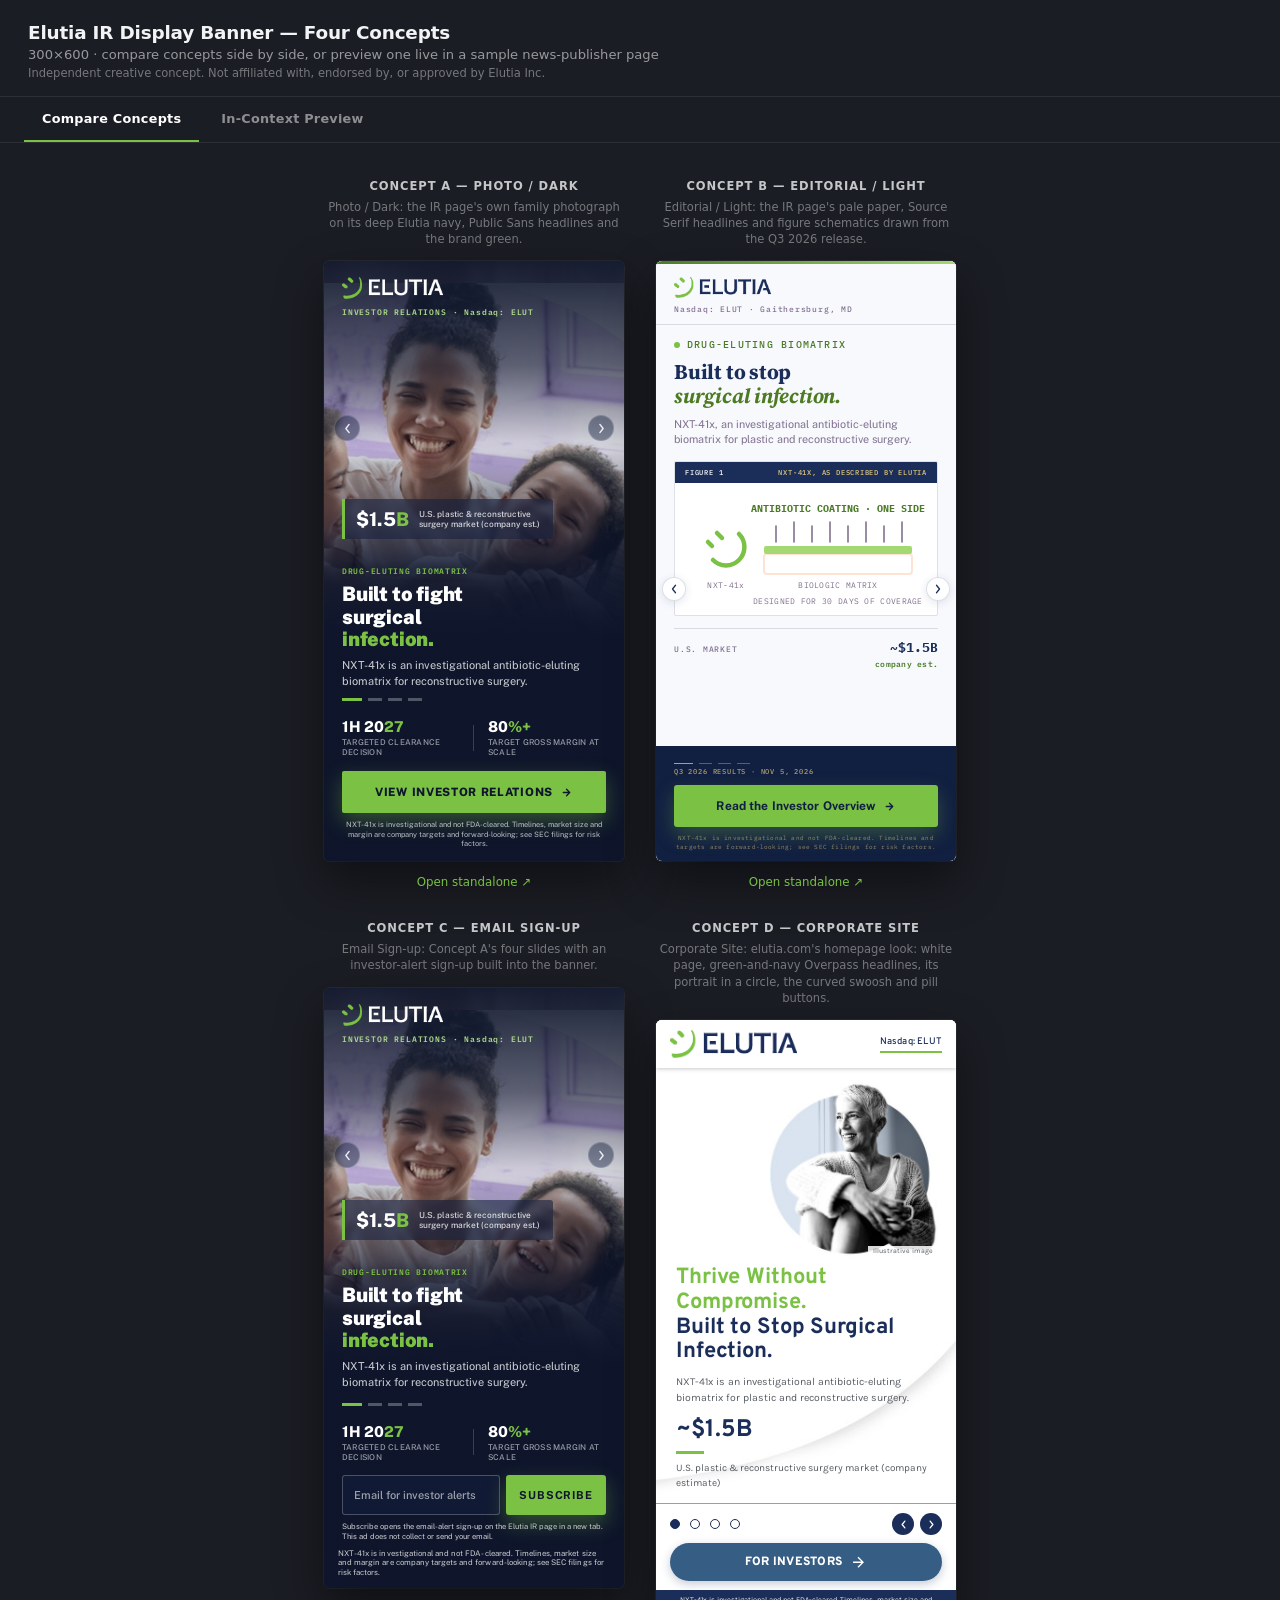
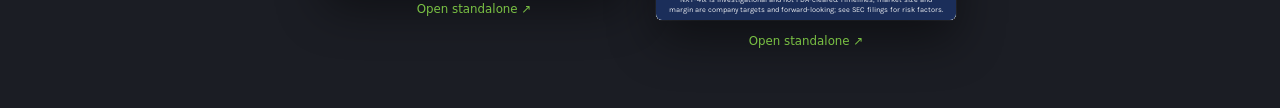
<file: index.html>
<!DOCTYPE html>
<html lang="en">
<head>
<meta name="robots" content="noindex,nofollow">
<meta charset="UTF-8">
<meta name="viewport" content="width=device-width,initial-scale=1">
<meta name="ir-banner-company" content="Elutia Inc.">
<link rel="icon" href="data:,">
<title>Elutia IR Banner — Concept Comparison</title>
<style>
  :root { --ui-accent:#7ac144; }
  * { margin:0; padding:0; box-sizing:border-box; }
  html, body {
    height:100%;
    background:#1b1d24;
    font-family:-apple-system, BlinkMacSystemFont, 'Segoe UI', system-ui, sans-serif;
    color:#f2f3f5;
  }
  header {
    padding:22px 28px 16px;
    border-bottom:1px solid rgba(255,255,255,0.08);
  }
  header h1 { font-size:1.15rem; font-weight:700; letter-spacing:-0.01em; }
  header p { margin-top:4px; font-size:0.82rem; color:rgba(255,255,255,0.55); }
  header p.pitch-note { font-size:0.72rem; color:rgba(255,255,255,0.4); }

  /* ---- tabs ---- */
  .tabs {
    display:flex;
    gap:4px;
    padding:0 24px;
    border-bottom:1px solid rgba(255,255,255,0.08);
  }
  .tab-btn {
    background:none;
    border:0;
    font-family:inherit;
    color:rgba(255,255,255,0.5);
    font-size:0.8rem;
    font-weight:700;
    letter-spacing:0.02em;
    padding:14px 18px;
    cursor:pointer;
    border-bottom:2px solid transparent;
    transition:color 0.15s ease;
  }
  .tab-btn:hover { color:rgba(255,255,255,0.8); }
  .tab-btn.active { color:#fff; border-bottom-color:var(--ui-accent); }
  .tab-panel { display:none; }
  .tab-panel.active { display:block; }

  main {
    display:flex;
    flex-wrap:wrap;
    gap:32px;
    justify-content:center;
    padding:36px 24px 60px;
  }
  /* four 300px frames need about 1344px of width; below that, wrap 2 + 2 rather than 3 + 1 */
  @media (max-width:1343px) { main { max-width:700px; margin:0 auto; } }
  .col { display:flex; flex-direction:column; align-items:center; gap:14px; }
  .col h2 {
    font-size:0.72rem;
    font-weight:700;
    letter-spacing:0.08em;
    text-transform:uppercase;
    color:rgba(255,255,255,0.75);
  }
  .col .tag {
    max-width:300px;
    min-height:2.8em;
    font-size:0.72rem;
    line-height:1.4;
    text-align:center;
    color:rgba(255,255,255,0.4);
    margin-top:-8px;
  }
  .frame-wrap {
    width:300px;
    height:600px;
    border-radius:6px;
    overflow:hidden;
    box-shadow:0 20px 48px rgba(0,0,0,0.45), 0 0 0 1px rgba(255,255,255,0.06);
    background:#000;
  }
  iframe { width:300px; height:600px; border:0; display:block; }
  .col a {
    font-size:0.74rem;
    color:var(--ui-accent);
    text-decoration:none;
  }
  .col a:hover { text-decoration:underline; }

  /* ---- in-context preview panel ---- */
  .preview-intro {
    text-align:center;
    padding:28px 24px 0;
  }
  .preview-intro p {
    font-size:0.82rem;
    color:rgba(255,255,255,0.55);
    max-width:560px;
    margin:0 auto;
  }
  .concept-switch {
    display:flex;
    flex-wrap:wrap;
    gap:10px;
    justify-content:center;
    padding:18px 24px 0;
  }
  .concept-btn {
    background:rgba(255,255,255,0.06);
    border:1px solid rgba(255,255,255,0.14);
    color:rgba(255,255,255,0.65);
    font-family:inherit;
    font-size:0.76rem;
    font-weight:700;
    letter-spacing:0.02em;
    padding:9px 16px;
    border-radius:20px;
    cursor:pointer;
    transition:all 0.15s ease;
  }
  .concept-btn:hover { border-color:rgba(255,255,255,0.3); }
  .concept-btn.active { background:var(--ui-accent); border-color:var(--ui-accent); color:#0c1015; }

  .preview-wrap {
    max-width:1180px;
    margin:24px auto 12px;
    padding:0 24px;
  }
  .preview-frame-outer {
    border-radius:6px;
    overflow:hidden;
    box-shadow:0 20px 48px rgba(0,0,0,0.45), 0 0 0 1px rgba(255,255,255,0.06);
  }
  #preview-iframe {
    width:100%;
    height:950px;
    border:0;
    display:block;
    background:#fff;
  }
  .preview-footer {
    text-align:center;
    padding:14px 24px 60px;
  }
  .preview-footer a {
    font-size:0.74rem;
    color:var(--ui-accent);
    text-decoration:none;
  }
  .preview-footer a:hover { text-decoration:underline; }
</style>
</head>
<body>

<header>
  <h1>Elutia IR Display Banner — Four Concepts</h1>
  <p>300×600 · compare concepts side by side, or preview one live in a sample news-publisher page</p>
  <p class="pitch-note">Independent creative concept. Not affiliated with, endorsed by, or approved by Elutia Inc.</p>
</header>

<div class="tabs">
  <button type="button" class="tab-btn active" data-tab="compare">Compare Concepts</button>
  <button type="button" class="tab-btn" data-tab="preview">In-Context Preview</button>
</div>

<section class="tab-panel active" id="tab-compare">
  <main>
    <div class="col">
      <h2>Concept A — Photo / Dark</h2>
      <span class="tag">Photo / Dark: the IR page&#x27;s own family photograph on its deep Elutia navy, Public Sans headlines and the brand green.</span>
      <div class="frame-wrap">
        <iframe src="concept-a-photo/index.html" title="Elutia banner — photo concept"></iframe>
      </div>
      <a href="concept-a-photo/index.html" target="_blank" rel="noopener">Open standalone ↗</a>
    </div>

    <div class="col">
      <h2>Concept B — Editorial / Light</h2>
      <span class="tag">Editorial / Light: the IR page&#x27;s pale paper, Source Serif headlines and figure schematics drawn from the Q3 2026 release.</span>
      <div class="frame-wrap">
        <iframe src="concept-b-editorial/index.html" title="Elutia banner — editorial concept"></iframe>
      </div>
      <a href="concept-b-editorial/index.html" target="_blank" rel="noopener">Open standalone ↗</a>
    </div>

    <div class="col">
      <h2>Concept C — Email Sign-up</h2>
      <span class="tag">Email Sign-up: Concept A&#x27;s four slides with an investor-alert sign-up built into the banner.</span>
      <div class="frame-wrap">
        <iframe src="concept-c-dashboard/index.html" title="Elutia banner — email sign-up concept"></iframe>
      </div>
      <a href="concept-c-dashboard/index.html" target="_blank" rel="noopener">Open standalone ↗</a>
    </div>

    <div class="col">
      <h2>Concept D — Corporate Site</h2>
      <span class="tag">Corporate Site: elutia.com&#x27;s homepage look: white page, green-and-navy Overpass headlines, its portrait in a circle, the curved swoosh and pill buttons.</span>
      <div class="frame-wrap">
        <iframe src="concept-d-corporate/index.html" title="Elutia banner — corporate-site concept"></iframe>
      </div>
      <a href="concept-d-corporate/index.html" target="_blank" rel="noopener">Open standalone ↗</a>
    </div>
  </main>
</section>

<section class="tab-panel" id="tab-preview">
  <div class="preview-intro">
    <p>A sample news-publisher article page with the banner dropped into the right-rail ad slot — the way it would actually sit alongside real editorial content. Switch concepts below.</p>
  </div>

  <div class="concept-switch">
    <button type="button" class="concept-btn active" data-concept="a">Concept A — Photo</button>
    <button type="button" class="concept-btn" data-concept="b">Concept B — Editorial</button>
    <button type="button" class="concept-btn" data-concept="c">Concept C — Email Sign-up</button>
    <button type="button" class="concept-btn" data-concept="d">Concept D — Corporate Site</button>
  </div>

  <div class="preview-wrap">
    <div class="preview-frame-outer">
      <iframe id="preview-iframe" src="context-preview/news.html?concept=a" title="Elutia banner — in-context publisher preview"></iframe>
    </div>
  </div>

  <div class="preview-footer">
    <a id="preview-open-link" href="context-preview/news.html?concept=a" target="_blank" rel="noopener">Open standalone ↗</a>
  </div>
</section>

<script>
  document.querySelectorAll('.tab-btn').forEach(function (btn) {
    btn.addEventListener('click', function () {
      document.querySelectorAll('.tab-btn').forEach(function (b) { b.classList.remove('active') })
      document.querySelectorAll('.tab-panel').forEach(function (p) { p.classList.remove('active') })
      btn.classList.add('active')
      document.getElementById('tab-' + btn.dataset.tab).classList.add('active')
    })
  })

  document.querySelectorAll('.concept-btn').forEach(function (btn) {
    btn.addEventListener('click', function () {
      document.querySelectorAll('.concept-btn').forEach(function (b) { b.classList.remove('active') })
      btn.classList.add('active')
      var url = 'context-preview/news.html?concept=' + btn.dataset.concept
      document.getElementById('preview-iframe').src = url
      document.getElementById('preview-open-link').href = url
    })
  })
</script>

</body>
</html>
</file>
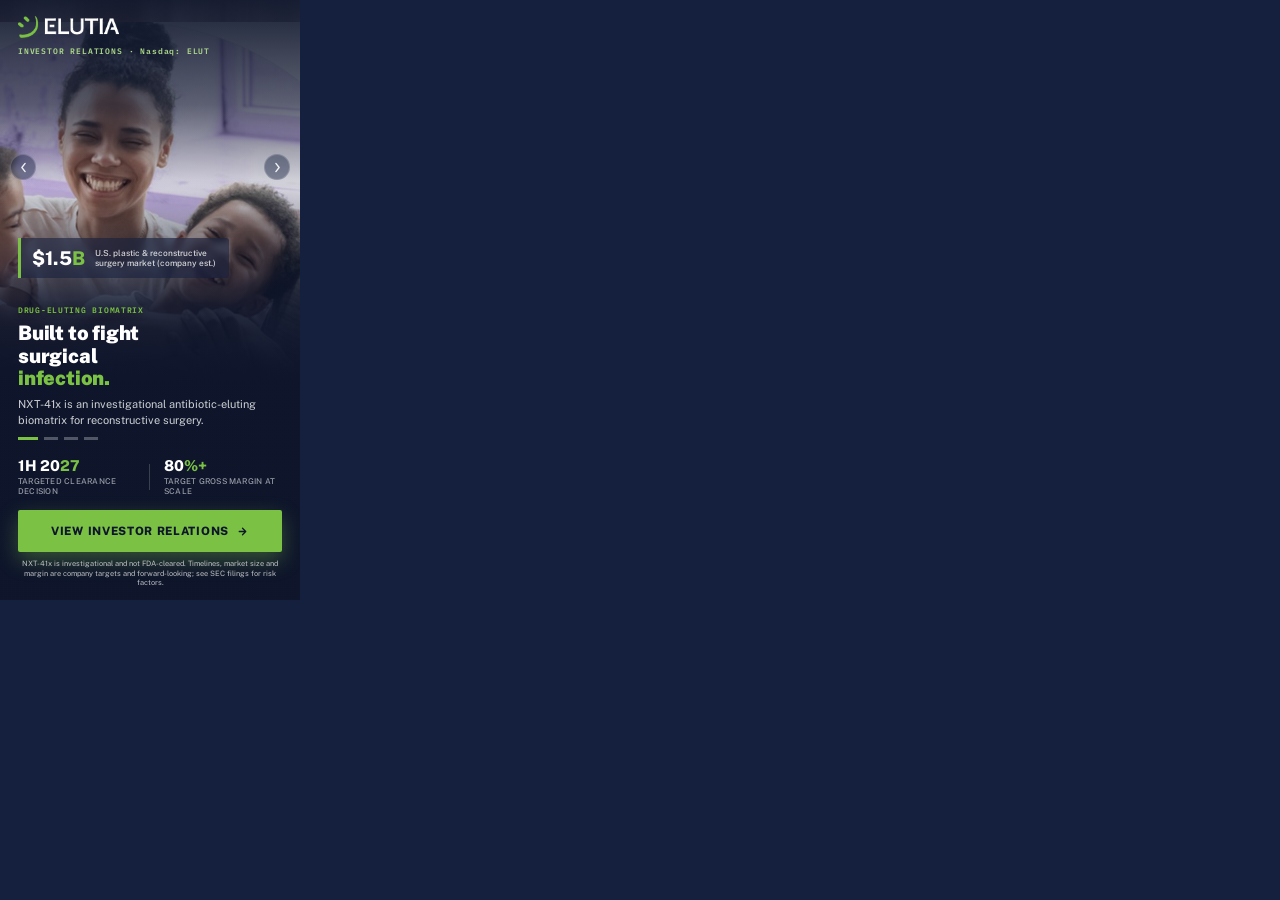
<file: concept-a-photo/index.html>
<!DOCTYPE html>
<html lang="en">
<head>
<meta name="robots" content="noindex,nofollow">
<meta charset="UTF-8">
<meta name="ad.size" content="width=300,height=600">
<meta http-equiv="X-UA-Compatible" content="IE=Edge">
<meta name="viewport" content="width=300,initial-scale=1">
<link rel="icon" href="data:,">
<title>Elutia Inc. — Investor Relations</title>
<link rel="preconnect" href="https://fonts.googleapis.com">
<link rel="preconnect" href="https://fonts.gstatic.com" crossorigin>
<link href="https://fonts.googleapis.com/css2?family=Public+Sans:wght@500;600;700;800&family=IBM+Plex+Mono:wght@500;600&display=swap" rel="stylesheet">
<link rel="stylesheet" href="style.css">
</head>
<body>

<!--
  Elutia Inc. — IR display banner, 300x600 — Concept A: Photo / Dark.
  Promotes: https://ir-landing-concepts.netlify.app/elutia/
  Full-bleed real photography per slide (Ken Burns zoom + scrims), a
  floating stat chip, persistent logo/ticker chrome, stat row + CTA +
  forward-looking-statements line. Concept C is generated from this file
  (scripts/build_concept_c.py), so re-run that after every edit here.
  Every slide's copy and stat must come from the live IR site.
-->

<div id="banner" aria-label="Elutia Inc. investor relations advertisement">

  <div id="slides">
    <!-- Slide 1 -->
    <section class="slide" data-index="0">
      <img class="slide-bg" src="assets/slide-1.jpg" alt="Illustrative image: a family laughing together at home">
      <div class="slide-scrim-top"></div>
      <div class="slide-scrim-bottom"></div>
      <div class="slide-copy">
        <div class="mid-chip">
          <span class="chip-num">$1.5<em>B</em></span>
          <span class="chip-label">U.S. plastic &amp; reconstructive<br>surgery market (company est.)</span>
        </div>
        <div class="copy-bottom">
          <div class="kicker">Drug-eluting biomatrix</div>
          <h1>Built to fight<br>surgical<br><em>infection.</em></h1>
          <p>NXT-41x is an investigational antibiotic-eluting biomatrix for reconstructive surgery.</p>
        </div>
      </div>
    </section>
    <!-- Slide 2 -->
    <section class="slide" data-index="1">
      <img class="slide-bg" src="assets/slide-2.jpg" alt="Illustrative image: a family laughing together at home">
      <div class="slide-scrim-top"></div>
      <div class="slide-scrim-bottom"></div>
      <div class="slide-copy">
        <div class="mid-chip">
          <span class="chip-num">Up to 23<em>%</em></span>
          <span class="chip-label">Serious infection rates reported<br>at ASPS 2026 (independent studies)</span>
        </div>
        <div class="copy-bottom">
          <div class="kicker">The unmet need</div>
          <h1>Infection came<br>up in <em>11 of 11</em><br>breast sessions.</h1>
          <p>Discussed in every breast research session at the 2026 plastic surgery meeting.</p>
        </div>
      </div>
    </section>
    <!-- Slide 3 -->
    <section class="slide" data-index="2">
      <img class="slide-bg" src="assets/slide-3.jpg" alt="Illustrative image: a family laughing together at home">
      <div class="slide-scrim-top"></div>
      <div class="slide-scrim-bottom"></div>
      <div class="slide-copy">
        <div class="mid-chip">
          <span class="chip-num">0</span>
          <span class="chip-label">Viable bacteria recovered in a<br>GLP rabbit study (preclinical)</span>
        </div>
        <div class="copy-bottom">
          <div class="kicker">Preclinical data</div>
          <h1>Antibiotic<br>where it&rsquo;s<br><em>needed most.</em></h1>
          <p>Met its endpoints against 8-log MRSA and 6-log E.&nbsp;coli challenges. Animal data.</p>
        </div>
      </div>
    </section>
    <!-- Slide 4 -->
    <section class="slide" data-index="3">
      <img class="slide-bg" src="assets/slide-4.jpg" alt="Illustrative image: a family laughing together at home">
      <div class="slide-scrim-top"></div>
      <div class="slide-scrim-bottom"></div>
      <div class="slide-copy">
        <div class="mid-chip">
          <span class="chip-num">+20<em>%</em></span>
          <span class="chip-label">Cardiovascular sales, Q3 2026<br>($1.1M vs. $0.9M)</span>
        </div>
        <div class="copy-bottom">
          <div class="kicker">Road to launch</div>
          <h1>FDA submission<br>planned for<br><em>Q4 2026.</em></h1>
          <p>NXT-41x clearance decision targeted for 1H 2027; soft launch 2H 2027.</p>
        </div>
      </div>
    </section>
  </div>

  <!-- Persistent chrome — sits above the rotating slides -->
  <header id="top-bar" class="reveal" data-delay="0">
    <div id="logo"><img class="lockup" src="assets/logo-white.png" alt="Elutia" width="101" height="22"></div>
    <div id="eyebrow">INVESTOR&nbsp;RELATIONS&nbsp;·&nbsp;Nasdaq:&nbsp;ELUT</div>
  </header>

  <button type="button" class="nav-arrow" id="arrow-prev" aria-label="Previous slide">
    <svg viewBox="0 0 16 16"><path d="M10 3 6 8l4 5" stroke="currentColor" stroke-width="1.7" fill="none" stroke-linecap="round" stroke-linejoin="round"/></svg>
  </button>
  <button type="button" class="nav-arrow" id="arrow-next" aria-label="Next slide">
    <svg viewBox="0 0 16 16"><path d="M6 3l4 5-4 5" stroke="currentColor" stroke-width="1.7" fill="none" stroke-linecap="round" stroke-linejoin="round"/></svg>
  </button>

  <div id="bottom-fixed" class="reveal" data-delay="4">
    <div id="dots" role="tablist" aria-label="Slide selector">
      <button class="dot active" data-index="0" aria-label="Slide 1: Overview"></button>
      <button class="dot" data-index="1" aria-label="Slide 2: The unmet need"></button>
      <button class="dot" data-index="2" aria-label="Slide 3: Preclinical data"></button>
      <button class="dot" data-index="3" aria-label="Slide 4: Road to launch"></button>
    </div>

    <div id="stat-row">
      <div class="stat">
        <span class="stat-num">1H 20<em>27</em></span>
        <span class="stat-label">Targeted clearance decision</span>
      </div>
      <div class="stat-div"></div>
      <div class="stat">
        <span class="stat-num">80<em>%+</em></span>
        <span class="stat-label">Target gross margin at scale</span>
      </div>
    </div>

    <a href="#" id="cta">
      <span>View Investor Relations</span>
      <svg viewBox="0 0 16 16" id="cta-arrow" aria-hidden="true"><path d="M4 8h8M8 4l4 4-4 4" stroke="currentColor" stroke-width="1.6" fill="none" stroke-linecap="round" stroke-linejoin="round"/></svg>
    </a>
    <p id="disclosure">NXT-41x is investigational and not FDA-cleared. Timelines, market size and margin are company targets and forward-looking; see SEC filings for risk factors.</p>
  </div>

  <!-- Standard HTML5-ad click-tag plumbing -->
  <div id="click-tag-wrapper"></div>
</div>

<script src="script.js"></script>
</body>
</html>
</file>
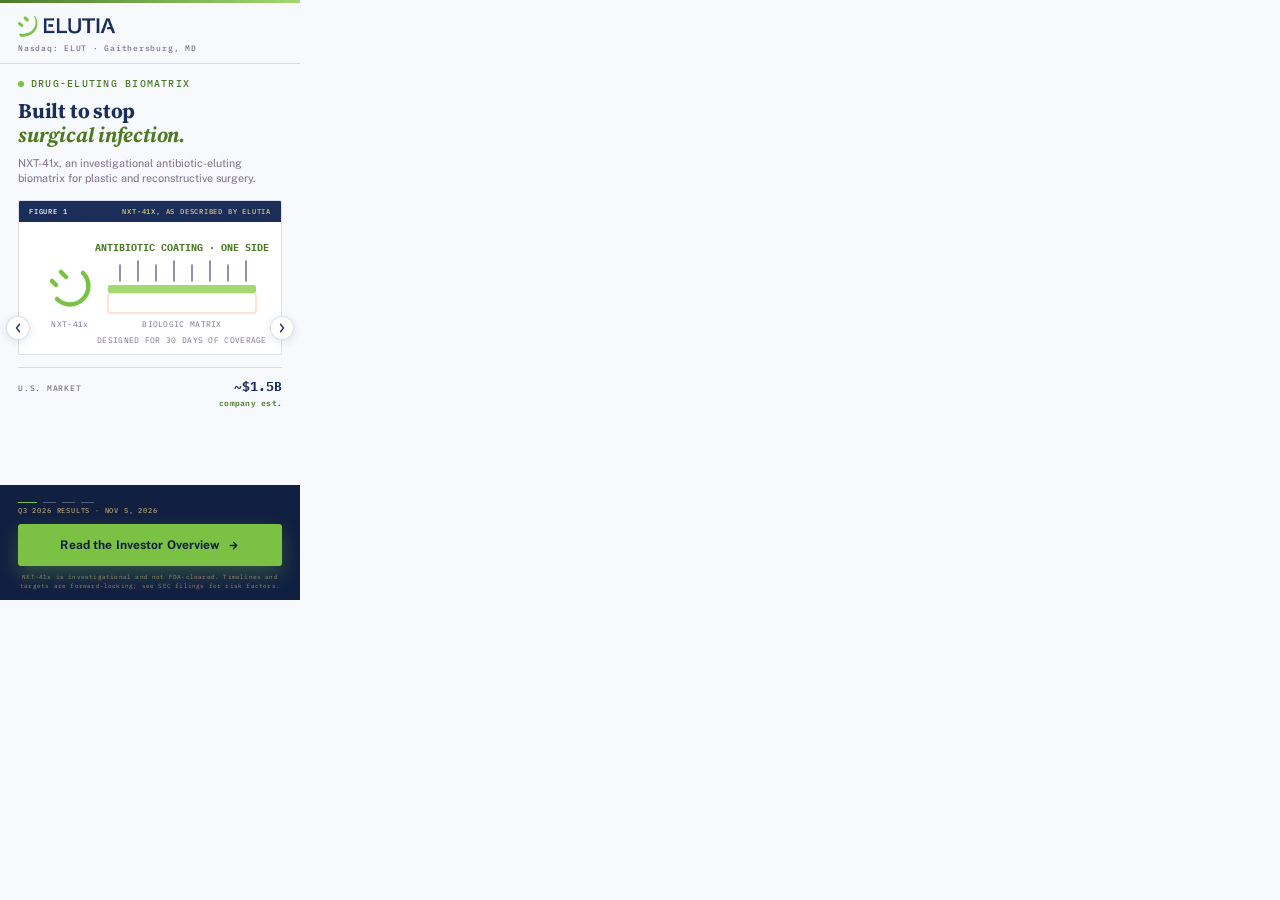
<file: concept-b-editorial/index.html>
<!DOCTYPE html>
<html lang="en">
<head>
<meta name="robots" content="noindex,nofollow">
<meta charset="UTF-8">
<meta name="ad.size" content="width=300,height=600">
<meta http-equiv="X-UA-Compatible" content="IE=Edge">
<meta name="viewport" content="width=300,initial-scale=1">
<link rel="icon" href="data:,">
<title>Elutia Inc. — Investor Overview</title>
<link rel="preconnect" href="https://fonts.googleapis.com">
<link rel="preconnect" href="https://fonts.gstatic.com" crossorigin>
<link href="https://fonts.googleapis.com/css2?family=Source+Serif+4:opsz,wght@8..60,600;8..60,700&family=Public+Sans:wght@400;500;600;700&family=IBM+Plex+Mono:wght@400;500;600&display=swap" rel="stylesheet">
<link rel="stylesheet" href="style.css">
</head>
<body>

<!--
  Elutia Inc. — IR display banner, 300x600 — Concept B: Editorial / Light.
  Promotes: https://ir-landing-concepts.netlify.app/elutia/
  Annual-report styling: serif headlines, mono figure captions, light
  paper body, one inline-SVG "Figure N" schematic per slide (same line
  weight/colour language across all four), dark closing CTA band.
-->

<div id="banner" aria-label="Elutia Inc. investor relations advertisement">

  <div id="top-rule"></div>

  <header id="top-bar" class="reveal" data-delay="0">
    <div id="logo"><img class="lockup" src="assets/logo.png" alt="Elutia" width="97" height="21"></div>
    <div id="masthead">Nasdaq:&nbsp;ELUT&nbsp;·&nbsp;Gaithersburg,&nbsp;MD</div>
  </header>

  <div id="slides">
    <!-- Slide 1: Cover -->
    <section class="slide" data-index="0">
      <div class="slide-copy">
        <p class="eyebrow">Drug-Eluting Biomatrix</p>
        <h1>Built to stop<br><em>surgical&nbsp;infection.</em></h1>
        <p class="lead">NXT-41x, an investigational antibiotic-eluting biomatrix for plastic and reconstructive surgery.</p>

        <figure class="fig-card">
          <div class="fig-bar"><span>Figure 1</span><span>NXT-41x, as described by Elutia</span></div>
          <div class="fig-body">
            <svg viewBox="0 0 240 118">
<g transform="translate(14 30) scale(.5)" fill="none" stroke="var(--accent)" stroke-width="9" stroke-linecap="round"><path d="M78 24 A34 34 0 1 1 26 76"/><path d="M34 22 L44 32"/><path d="M16 40 L24 48"/></g>
<rect class="fig-ghost" x="78" y="62" width="148" height="20" rx="3"/>
<rect class="fig-gold" x="78" y="54" width="148" height="8" rx="2"/>
<path class="fig-arrow" d="M90 50 V34"/>
<path class="fig-arrow" d="M108 50 V30"/>
<path class="fig-arrow" d="M126 50 V34"/>
<path class="fig-arrow" d="M144 50 V30"/>
<path class="fig-arrow" d="M162 50 V34"/>
<path class="fig-arrow" d="M180 50 V30"/>
<path class="fig-arrow" d="M198 50 V34"/>
<path class="fig-arrow" d="M216 50 V30"/>
<text class="fig-bar-year" x="152" y="96" text-anchor="middle">BIOLOGIC MATRIX</text>
<text class="fig-bar-label strong" x="152" y="20" text-anchor="middle">ANTIBIOTIC COATING · ONE SIDE</text>
<text class="fig-bar-year" x="40" y="96" text-anchor="middle">NXT-41x</text>
<text class="fig-bar-year" x="152" y="112" text-anchor="middle">DESIGNED FOR 30 DAYS OF COVERAGE</text>
            </svg>
          </div>
        </figure>

        <div class="kf">
          <dt>U.S. market</dt>
          <dd>~$1.5B <em>company est.</em></dd>
        </div>
      </div>
    </section>
    <!-- Slide 2: The unmet need -->
    <section class="slide" data-index="1">
      <div class="slide-copy">
        <p class="eyebrow">Fig. 02 · The Unmet Need</p>
        <h1>Surgeons are<br><em>talking&nbsp;infection.</em></h1>
        <p class="lead">Serious infection rates as high as 23% were reported at the 2026 ASPS meeting by independent investigators.</p>

        <figure class="fig-card">
          <div class="fig-bar"><span>Figure 2</span><span>ASPS meeting, Oct 2026</span></div>
          <div class="fig-body">
            <svg viewBox="0 0 240 118">
<circle class="fig-hub" cx="22.0" cy="36" r="6"/>
<circle class="fig-hub" cx="41.6" cy="36" r="6"/>
<circle class="fig-hub" cx="61.2" cy="36" r="6"/>
<circle class="fig-hub" cx="80.8" cy="36" r="6"/>
<circle class="fig-hub" cx="100.4" cy="36" r="6"/>
<circle class="fig-hub" cx="120.0" cy="36" r="6"/>
<circle class="fig-hub" cx="139.6" cy="36" r="6"/>
<circle class="fig-hub" cx="159.2" cy="36" r="6"/>
<circle class="fig-hub" cx="178.8" cy="36" r="6"/>
<circle class="fig-hub" cx="198.4" cy="36" r="6"/>
<circle class="fig-hub" cx="218.0" cy="36" r="6"/>
<text class="fig-bar-label strong" x="22" y="18" text-anchor="start">11 OF 11 BREAST RESEARCH SESSIONS</text>
<text class="fig-bar-label" x="22" y="66" text-anchor="start">70 OF 135 ORAL PRESENTATIONS (51.9%)</text>
<rect class="fig-bar-prior" x="22" y="74" width="196" height="12"/>
<rect class="fig-bar-now" x="22" y="74" width="101.6" height="12"/>
<text class="fig-bar-year" x="22" y="106" text-anchor="start">ADDRESSED INFECTION · ASPS, OCT 2026</text>
            </svg>
          </div>
        </figure>

        <div class="kf">
          <dt>Sessions</dt>
          <dd>11 of 11 <em>breast research</em></dd>
        </div>
      </div>
    </section>
    <!-- Slide 3: Preclinical data -->
    <section class="slide" data-index="2">
      <div class="slide-copy">
        <p class="eyebrow">Fig. 03 · Preclinical Data</p>
        <h1>No viable bacteria<br><em>recovered.</em></h1>
        <p class="lead">A GLP rabbit study met its prespecified endpoints. Preclinical animal data, not human results.</p>

        <figure class="fig-card">
          <div class="fig-bar"><span>Figure 3</span><span>GLP rabbit study</span></div>
          <div class="fig-body">
            <svg viewBox="0 0 240 118">
<line class="fig-base" x1="20" y1="90" x2="220" y2="90"/>
<rect class="fig-bar-prior" x="48" y="18" width="44" height="72"/>
<text class="fig-bar-label" x="70" y="12" text-anchor="middle">100% COLONIZED</text>
<text class="fig-bar-year" x="70" y="102" text-anchor="middle">MATRIX, NO DRUG</text>
<rect class="fig-bar-now" x="148" y="88" width="44" height="2"/>
<text class="fig-bar-label strong" x="170" y="80" text-anchor="middle">0 VIABLE BACTERIA</text>
<text class="fig-bar-year" x="170" y="102" text-anchor="middle">NXT-41x</text>
<text class="fig-bar-year" x="120" y="114" text-anchor="middle">8-LOG MRSA · 6-LOG E. COLI CHALLENGES</text>
            </svg>
          </div>
        </figure>

        <div class="kf">
          <dt>Endpoints</dt>
          <dd>Met <em>prespecified</em></dd>
        </div>
      </div>
    </section>
    <!-- Slide 4: Road to launch -->
    <section class="slide" data-index="3">
      <div class="slide-copy">
        <p class="eyebrow">Fig. 04 · Road to Launch</p>
        <h1>FDA submission<br><em>planned&nbsp;for&nbsp;Q4&nbsp;2026.</em></h1>
        <p class="lead">Cardiovascular sales grew 20% in Q3 2026 to $1.1M, and 65% in the first nine months.</p>

        <figure class="fig-card">
          <div class="fig-bar"><span>Figure 4</span><span>Milestones, Q3 2026 release</span></div>
          <div class="fig-body">
            <svg viewBox="0 0 240 118">
<line class="fig-rail" x1="24" y1="52" x2="216" y2="52"/>
<circle class="fig-hub" cx="24" cy="52" r="6"/>
<text class="fig-bar-label strong" x="24" y="34" text-anchor="middle">4Q 26</text>
<text class="fig-bar-year" x="24" y="76" text-anchor="middle">NXT-41</text>
<text class="fig-bar-year" x="24" y="87" text-anchor="middle">DECISION</text>
<circle class="fig-hub" cx="72" cy="52" r="6"/>
<text class="fig-bar-label strong" x="72" y="34" text-anchor="middle">4Q 26</text>
<text class="fig-bar-year" x="72" y="76" text-anchor="middle">NXT-41x</text>
<text class="fig-bar-year" x="72" y="87" text-anchor="middle">SUBMIT</text>
<circle class="fig-dot" cx="120" cy="52" r="4.5"/>
<text class="fig-bar-label" x="120" y="34" text-anchor="middle">1H 27</text>
<text class="fig-bar-year" x="120" y="76" text-anchor="middle">NXT-41x</text>
<text class="fig-bar-year" x="120" y="87" text-anchor="middle">DECISION</text>
<circle class="fig-dot" cx="168" cy="52" r="4.5"/>
<text class="fig-bar-label" x="168" y="34" text-anchor="middle">2H 27</text>
<text class="fig-bar-year" x="168" y="76" text-anchor="middle">SOFT</text>
<text class="fig-bar-year" x="168" y="87" text-anchor="middle">LAUNCH</text>
<circle class="fig-dot" cx="216" cy="52" r="4.5"/>
<text class="fig-bar-label" x="216" y="34" text-anchor="middle">2028</text>
<text class="fig-bar-year" x="216" y="76" text-anchor="middle">FULL</text>
<text class="fig-bar-year" x="216" y="87" text-anchor="middle">LAUNCH</text>
<text class="fig-bar-year" x="120" y="110" text-anchor="middle">COMPANY TARGETS · SUBJECT TO FDA REVIEW</text>
            </svg>
          </div>
        </figure>

        <div class="kf">
          <dt>Gross margin</dt>
          <dd>80%+ <em>target at scale</em></dd>
        </div>
      </div>
    </section>

  </div>

  <button type="button" class="nav-arrow" id="arrow-prev" aria-label="Previous slide">
    <svg viewBox="0 0 16 16"><path d="M10 3 6 8l4 5" stroke="currentColor" stroke-width="1.7" fill="none" stroke-linecap="round" stroke-linejoin="round"/></svg>
  </button>
  <button type="button" class="nav-arrow" id="arrow-next" aria-label="Next slide">
    <svg viewBox="0 0 16 16"><path d="M6 3l4 5-4 5" stroke="currentColor" stroke-width="1.7" fill="none" stroke-linecap="round" stroke-linejoin="round"/></svg>
  </button>

  <div id="dots" class="reveal" role="tablist" aria-label="Slide selector">
    <button class="dot active" data-index="0" aria-label="Slide 1: Cover"></button>
    <button class="dot" data-index="1" aria-label="Slide 2: The unmet need"></button>
    <button class="dot" data-index="2" aria-label="Slide 3: Preclinical data"></button>
    <button class="dot" data-index="3" aria-label="Slide 4: Road to launch"></button>
  </div>

  <div id="bottom-fixed" class="reveal" data-delay="1">
    <div id="bf-line">Q3 2026 RESULTS · NOV 5, 2026</div>
    <a href="#" id="cta">
      <span>Read the Investor Overview</span>
      <svg viewBox="0 0 16 16" id="cta-arrow" aria-hidden="true"><path d="M4 8h8M8 4l4 4-4 4" stroke="currentColor" stroke-width="1.6" fill="none" stroke-linecap="round" stroke-linejoin="round"/></svg>
    </a>
    <div id="fls">NXT-41x is investigational and not FDA-cleared. Timelines and targets are forward-looking; see SEC filings for risk factors.</div>
  </div>

  <!-- Standard HTML5-ad click-tag plumbing -->
  <div id="click-tag-wrapper"></div>
</div>

<script src="script.js"></script>
</body>
</html>
</file>
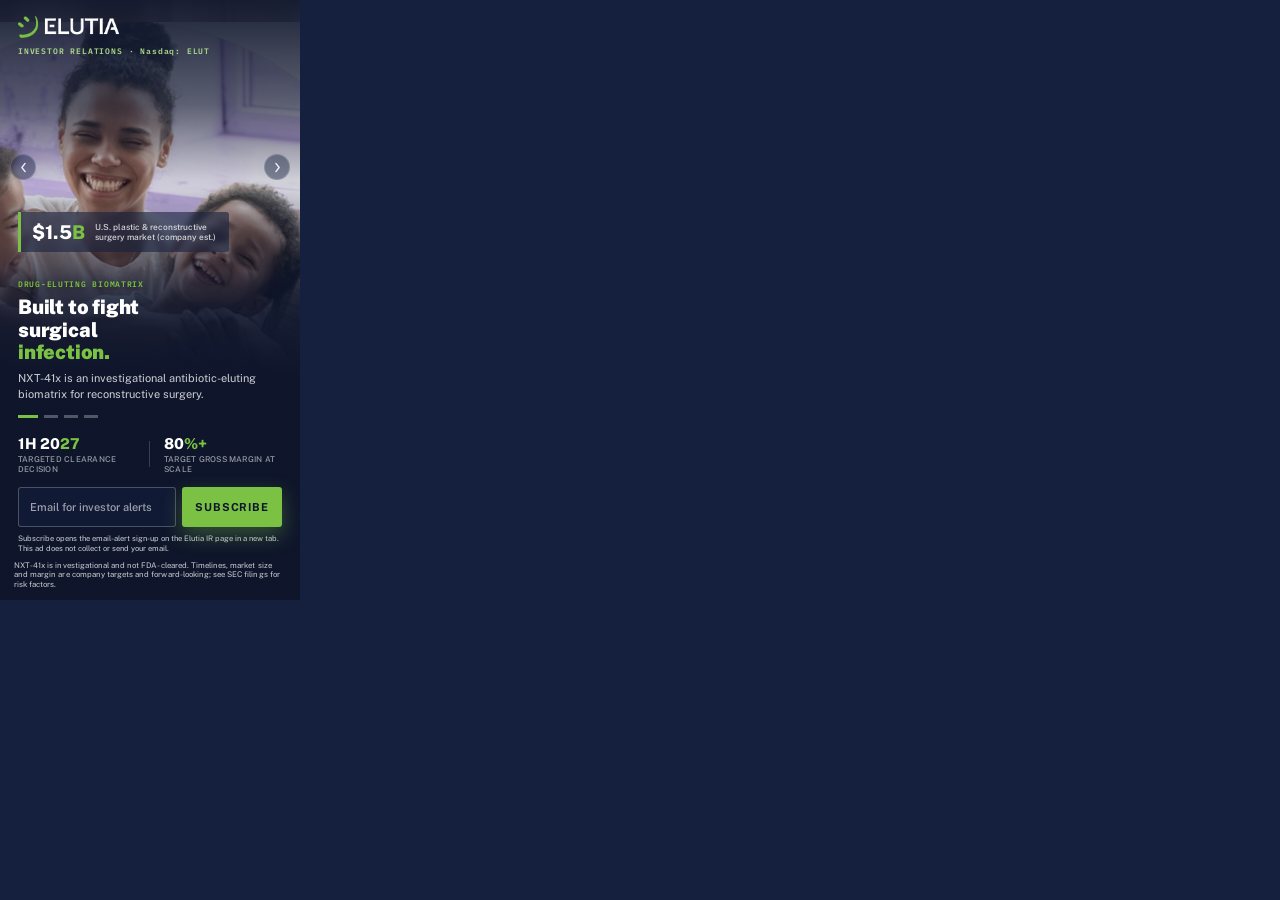
<file: concept-c-dashboard/index.html>
<!DOCTYPE html>
<html lang="en">
<head>
<meta name="robots" content="noindex,nofollow">
<meta charset="UTF-8">
<meta name="ad.size" content="width=300,height=600">
<meta http-equiv="X-UA-Compatible" content="IE=Edge">
<meta name="viewport" content="width=300,initial-scale=1">
<link rel="icon" href="data:,">
<title>Elutia Inc. — Investor Alerts</title>
<link rel="preconnect" href="https://fonts.googleapis.com">
<link rel="preconnect" href="https://fonts.gstatic.com" crossorigin>
<link href="https://fonts.googleapis.com/css2?family=Public+Sans:wght@500;600;700;800&family=IBM+Plex+Mono:wght@500;600&display=swap" rel="stylesheet">
<link rel="stylesheet" href="style.css">
</head>
<body>
<!-- GENERATED by build_concept_c.py from ../concept-a-photo/ (a-fingerprint: 93e92cc36ed4).
     Don't edit this file: edit Concept A and re-run the script. -->


<!--
  Elutia Inc. — IR display banner, 300x600 — Concept C (Concept A + email sign-up): Photo / Dark.
  Promotes: https://ir-landing-concepts.netlify.app/elutia/
  Full-bleed real photography per slide (Ken Burns zoom + scrims), a
  floating stat chip, persistent logo/ticker chrome, stat row + CTA +
  forward-looking-statements line. Concept C is generated from this file
  (scripts/build_concept_c.py), so re-run that after every edit here.
  Every slide's copy and stat must come from the live IR site.
-->

<div id="banner" aria-label="Elutia Inc. investor relations advertisement with investor email alerts sign-up">

  <div id="slides">
    <!-- Slide 1 -->
    <section class="slide" data-index="0">
      <img class="slide-bg" src="assets/slide-1.jpg" alt="Illustrative image: a family laughing together at home">
      <div class="slide-scrim-top"></div>
      <div class="slide-scrim-bottom"></div>
      <div class="slide-copy">
        <div class="mid-chip">
          <span class="chip-num">$1.5<em>B</em></span>
          <span class="chip-label">U.S. plastic &amp; reconstructive<br>surgery market (company est.)</span>
        </div>
        <div class="copy-bottom">
          <div class="kicker">Drug-eluting biomatrix</div>
          <h1>Built to fight<br>surgical<br><em>infection.</em></h1>
          <p>NXT-41x is an investigational antibiotic-eluting biomatrix for reconstructive surgery.</p>
        </div>
      </div>
    </section>
    <!-- Slide 2 -->
    <section class="slide" data-index="1">
      <img class="slide-bg" src="assets/slide-2.jpg" alt="Illustrative image: a family laughing together at home">
      <div class="slide-scrim-top"></div>
      <div class="slide-scrim-bottom"></div>
      <div class="slide-copy">
        <div class="mid-chip">
          <span class="chip-num">Up to 23<em>%</em></span>
          <span class="chip-label">Serious infection rates reported<br>at ASPS 2026 (independent studies)</span>
        </div>
        <div class="copy-bottom">
          <div class="kicker">The unmet need</div>
          <h1>Infection came<br>up in <em>11 of 11</em><br>breast sessions.</h1>
          <p>Discussed in every breast research session at the 2026 plastic surgery meeting.</p>
        </div>
      </div>
    </section>
    <!-- Slide 3 -->
    <section class="slide" data-index="2">
      <img class="slide-bg" src="assets/slide-3.jpg" alt="Illustrative image: a family laughing together at home">
      <div class="slide-scrim-top"></div>
      <div class="slide-scrim-bottom"></div>
      <div class="slide-copy">
        <div class="mid-chip">
          <span class="chip-num">0</span>
          <span class="chip-label">Viable bacteria recovered in a<br>GLP rabbit study (preclinical)</span>
        </div>
        <div class="copy-bottom">
          <div class="kicker">Preclinical data</div>
          <h1>Antibiotic<br>where it&rsquo;s<br><em>needed most.</em></h1>
          <p>Met its endpoints against 8-log MRSA and 6-log E.&nbsp;coli challenges. Animal data.</p>
        </div>
      </div>
    </section>
    <!-- Slide 4 -->
    <section class="slide" data-index="3">
      <img class="slide-bg" src="assets/slide-4.jpg" alt="Illustrative image: a family laughing together at home">
      <div class="slide-scrim-top"></div>
      <div class="slide-scrim-bottom"></div>
      <div class="slide-copy">
        <div class="mid-chip">
          <span class="chip-num">+20<em>%</em></span>
          <span class="chip-label">Cardiovascular sales, Q3 2026<br>($1.1M vs. $0.9M)</span>
        </div>
        <div class="copy-bottom">
          <div class="kicker">Road to launch</div>
          <h1>FDA submission<br>planned for<br><em>Q4 2026.</em></h1>
          <p>NXT-41x clearance decision targeted for 1H 2027; soft launch 2H 2027.</p>
        </div>
      </div>
    </section>
  </div>

  <!-- Persistent chrome — sits above the rotating slides -->
  <header id="top-bar" class="reveal" data-delay="0">
    <div id="logo"><img class="lockup" src="assets/logo-white.png" alt="Elutia" width="101" height="22"></div>
    <div id="eyebrow">INVESTOR&nbsp;RELATIONS&nbsp;·&nbsp;Nasdaq:&nbsp;ELUT</div>
  </header>

  <button type="button" class="nav-arrow" id="arrow-prev" aria-label="Previous slide">
    <svg viewBox="0 0 16 16"><path d="M10 3 6 8l4 5" stroke="currentColor" stroke-width="1.7" fill="none" stroke-linecap="round" stroke-linejoin="round"/></svg>
  </button>
  <button type="button" class="nav-arrow" id="arrow-next" aria-label="Next slide">
    <svg viewBox="0 0 16 16"><path d="M6 3l4 5-4 5" stroke="currentColor" stroke-width="1.7" fill="none" stroke-linecap="round" stroke-linejoin="round"/></svg>
  </button>

  <div id="bottom-fixed" class="reveal" data-delay="4">
    <div id="dots" role="tablist" aria-label="Slide selector">
      <button class="dot active" data-index="0" aria-label="Slide 1: Overview"></button>
      <button class="dot" data-index="1" aria-label="Slide 2: The unmet need"></button>
      <button class="dot" data-index="2" aria-label="Slide 3: Preclinical data"></button>
      <button class="dot" data-index="3" aria-label="Slide 4: Road to launch"></button>
    </div>

    <div id="stat-row">
      <div class="stat">
        <span class="stat-num">1H 20<em>27</em></span>
        <span class="stat-label">Targeted clearance decision</span>
      </div>
      <div class="stat-div"></div>
      <div class="stat">
        <span class="stat-num">80<em>%+</em></span>
        <span class="stat-label">Target gross margin at scale</span>
      </div>
    </div>

    <!-- In-banner mailing-list sign-up, in the slot A uses for its CTA.
         Submits to SIGNUP_ENDPOINT in script.js; the error message swaps
         in for the consent line and the success state swaps in over the
         input row, so nothing shifts. -->
    <form id="signup" novalidate>
      <label class="sr-only" for="signup-email">Email address for Elutia investor alerts</label>
      <div id="signup-row">
        <input type="email" id="signup-email" name="email" placeholder="Email for investor alerts" autocomplete="email" inputmode="email" spellcheck="false" required>
        <button type="submit" id="signup-btn">Subscribe</button>
        <div id="signup-done" aria-hidden="true">
          <svg viewBox="0 0 16 16" aria-hidden="true"><path d="M5 11 11 5M6.2 5H11v4.8" stroke="currentColor" stroke-width="1.8" fill="none" stroke-linecap="round" stroke-linejoin="round"/></svg>
          <span id="signup-done-text">Opened in a new tab: enter your email there.</span>
        </div>
      </div>
      <p id="signup-consent">Subscribe opens the email-alert sign-up on the Elutia IR page in a new tab. This ad does not collect or send your email.</p>
      <p id="signup-msg" role="status" aria-live="polite"></p>
      <p id="fls-line">NXT-41x is investigational and not FDA-cleared. Timelines, market size and margin are company targets and forward-looking; see SEC filings for risk factors.</p>
    </form>
  </div>

  <!-- Standard HTML5-ad click-tag plumbing -->
  <div id="click-tag-wrapper"></div>
</div>

<script src="script.js"></script>
</body>
</html>
</file>
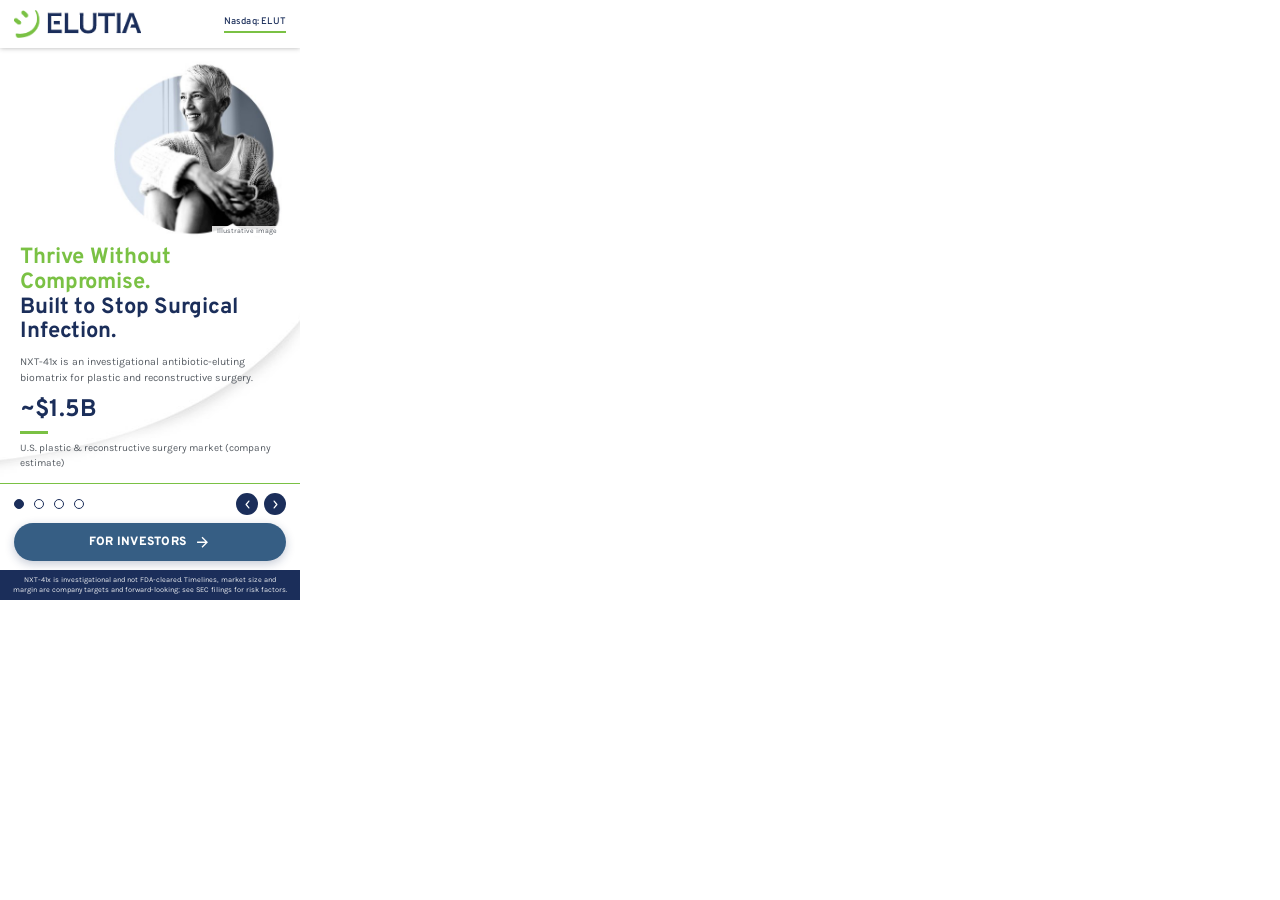
<file: concept-d-corporate/index.html>
<!DOCTYPE html>
<html lang="en">
<head>
<meta name="robots" content="noindex,nofollow">
<meta charset="UTF-8">
<meta name="ad.size" content="width=300,height=600">
<meta http-equiv="X-UA-Compatible" content="IE=Edge">
<meta name="viewport" content="width=300,initial-scale=1">
<link rel="icon" href="data:,">
<title>Elutia Inc. — Investor Relations</title>
<link rel="preconnect" href="https://fonts.googleapis.com">
<link rel="preconnect" href="https://fonts.gstatic.com" crossorigin>
<link href="https://fonts.googleapis.com/css2?family=Overpass:wght@600;700;800&amp;family=Karla:wght@400;500;600&amp;display=swap" rel="stylesheet">
<link rel="stylesheet" href="style.css">
</head>
<body>

<!--
  Elutia Inc. — IR display banner, 300x600 — Concept D: Corporate site / brand-native.
  Promotes: https://ir-landing-concepts.netlify.app/elutia/
  Styled from the company's own CORPORATE website (https://elutia.com/), not the IR
  landing page that Concepts A-C are built from: its white header + logo
  lockup, heading/body fonts, palette, accent underline bars, button style
  and footer strip. "Homepage in miniature": each slide is one module of the
  corporate homepage, alternating photo and light grounds. This build uses elutia.com's modules: 1 hero -> 2 mission block -> 3 product box -> 4 steel-blue band.
  Module classes (m-hero / m-stats / m-split / m-band) and the shared parts
  (d-stat, d-list, d-arrows) live in style.css; every colour is a :root token
  filled from brand.json "corp". Re-module a slide if the site has no such
  module. Photos are the site's own photography, cropped into assets/;
  assets/logo.svg is the site's own logo file. Every claim comes from the
  project fact sheet (.tmp/facts.md).
-->

<div id="banner" aria-label="Elutia Inc. investor relations advertisement">

  <div id="slides">

    <!-- Slide 1 — Overview -->
    <section class="slide e-hero" data-index="0">
      <!-- Module: elutia.com homepage hero (Revolution Slider): green + navy Overpass headline, the B/W portrait
           in a pale-blue circle, the white curved swoosh behind. Facts: facts.md matrix 1 ($1.5B company est.). -->
      <img class="e-swoosh" src="assets/swoosh.jpg" alt="">
      <figure class="e-circle"><img src="assets/portrait-1.jpg" alt="Illustrative image: a smiling woman at home"><figcaption>Illustrative image</figcaption></figure>
      <div class="e-copy">
        <h2><span class="g">Thrive Without Compromise.</span> Built to Stop Surgical Infection.</h2>
        <p>NXT-41x is an investigational antibiotic-eluting biomatrix for plastic and reconstructive surgery.</p>
        <div class="d-stats">
          <div class="d-stat"><p class="d-value">~$1.5B</p><p class="d-label">U.S. plastic &amp; reconstructive surgery market (company estimate)</p></div>
        </div>
      </div>
    </section>

    <!-- Slide 2 — The unmet need -->
    <section class="slide e-mission" data-index="1">
      <!-- Module: elutia.com "Our Mission" block: green eyebrow, large navy Overpass statement, on the swoosh.
           Facts: Q3 2026 release (ASPS PSTM 2026, independent investigators). -->
      <img class="e-swoosh" src="assets/swoosh.jpg" alt="">
      <div class="e-copy">
        <p class="e-eyebrow">The Unmet Need</p>
        <h2>Infection came up in all 11 breast research sessions.</h2>
        <p>At the American Society of Plastic Surgeons&rsquo; 2026 meeting, independent investigators reported:</p>
        <div class="d-stats">
          <div class="d-stat"><p class="d-value">Up to 23%</p><p class="d-label">Serious infection rates reported in breast surgery</p></div>
          <div class="d-stat"><p class="d-value">70 <span class="d-vs">of</span> 135</p><p class="d-label">Oral research presentations that addressed infection</p></div>
        </div>
      </div>
    </section>

    <!-- Slide 3 — Preclinical data -->
    <section class="slide e-products" data-index="2">
      <!-- Module: elutia.com "Bridging the Gap" heading + the green-bordered product box (line icon, navy pill
           labels, centred grey copy). Facts: Q3 2026 release, GLP rabbit study (preclinical). -->
      <div class="e-copy">
        <h2><span class="g">Bridging the Gap:</span> Drugs, Devices and Biomatrices.</h2>
        <div class="e-box">
          <img class="e-icon" src="assets/ICON7.png" alt="">
          <p class="e-box-title">GLP Rabbit Study (Preclinical)</p>
          <div class="e-pills"><span>8-log MRSA</span><span>6-log E. coli</span></div>
          <p class="e-box-text">NXT-41x met its prespecified endpoints: no viable bacteria recovered after either challenge. Animal data, not human results.</p>
        </div>
      </div>
    </section>

    <!-- Slide 4 — Road to launch -->
    <section class="slide e-band" data-index="3">
      <!-- Module: elutia.com steel-blue "Digital Education" band (#365e84): green eyebrow, white Overpass heading,
           white copy; the portrait circle stands in for the band's line illustration.
           Facts: Q3 2026 release milestone table and cardiovascular results. -->
      <figure class="e-circle sm"><img src="assets/portrait-2.jpg" alt="Illustrative image: a grandfather and grandson embracing"><figcaption>Illustrative image</figcaption></figure>
      <div class="e-copy">
        <p class="e-eyebrow">Road to Launch</p>
        <h2>NXT-41x FDA Submission Planned for Q4 2026</h2>
        <ul class="e-steps">
          <li><b>4Q 2026</b> NXT-41 (matrix without drug) clearance decision</li>
          <li><b>1H 2027</b> NXT-41x clearance decision targeted</li>
          <li><b>2H 2027</b> Soft launch; full launch in 2028</li>
        </ul>
        <div class="d-stats">
          <div class="d-stat"><p class="d-value">+20%</p><p class="d-label">Cardiovascular sales, Q3 2026 ($1.1M)</p></div>
          <div class="d-stat"><p class="d-value">80%+</p><p class="d-label">Target gross margin at scale</p></div>
        </div>
      </div>
    </section>

  </div>

  <!-- Persistent chrome — the corporate site's header, never rotates -->
  <header id="top-bar" class="reveal" data-delay="0">
    <img id="logo" src="assets/logo.png" alt="Elutia Inc." width="127" height="28">
    <span id="ticker">Nasdaq:&nbsp;ELUT</span>
  </header>

  <!-- Slider controls: round pill-blue buttons, like the site's pill buttons -->
  <button type="button" class="nav-arrow" id="arrow-prev" aria-label="Previous slide">
    <svg viewBox="0 0 16 16" aria-hidden="true"><path d="M10 3 6 8l4 5" stroke="currentColor" stroke-width="1.8" fill="none" stroke-linecap="round" stroke-linejoin="round"/></svg>
  </button>
  <button type="button" class="nav-arrow" id="arrow-next" aria-label="Next slide">
    <svg viewBox="0 0 16 16" aria-hidden="true"><path d="M6 3l4 5-4 5" stroke="currentColor" stroke-width="1.8" fill="none" stroke-linecap="round" stroke-linejoin="round"/></svg>
  </button>

  <div id="bottom-fixed" class="reveal" data-delay="4">
    <div id="dots" role="tablist" aria-label="Slide selector">
      <button class="dot active" data-index="0" aria-label="Slide 1: Overview"></button>
      <button class="dot" data-index="1" aria-label="Slide 2: The unmet need"></button>
      <button class="dot" data-index="2" aria-label="Slide 3: Preclinical data"></button>
      <button class="dot" data-index="3" aria-label="Slide 4: Road to launch"></button>
    </div>

    <!-- The corporate site's .btn: radius/gradient border from brand.json corp, arrow after the label -->
    <a href="#" id="cta">
      <span>For Investors</span>
      <svg id="cta-arrow" viewBox="0 0 24 25" aria-hidden="true"><path d="M12 4.18066L10.585 5.59566L16.17 11.1807H4V13.1807H16.17L10.585 18.7657L12 20.1807L20 12.1807L12 4.18066Z"/></svg>
    </a>

    <!-- The corporate site's footer strip, carrying the required forward-looking-statements line -->
    <p id="fls"><span>NXT-41x is investigational and not FDA-cleared. Timelines, market size and margin are company targets and forward-looking; see SEC filings for risk factors.</span></p>
  </div>

  <!-- Standard HTML5-ad click-tag plumbing -->
  <div id="click-tag-wrapper"></div>
</div>

<script src="script.js"></script>
</body>
</html>
</file>
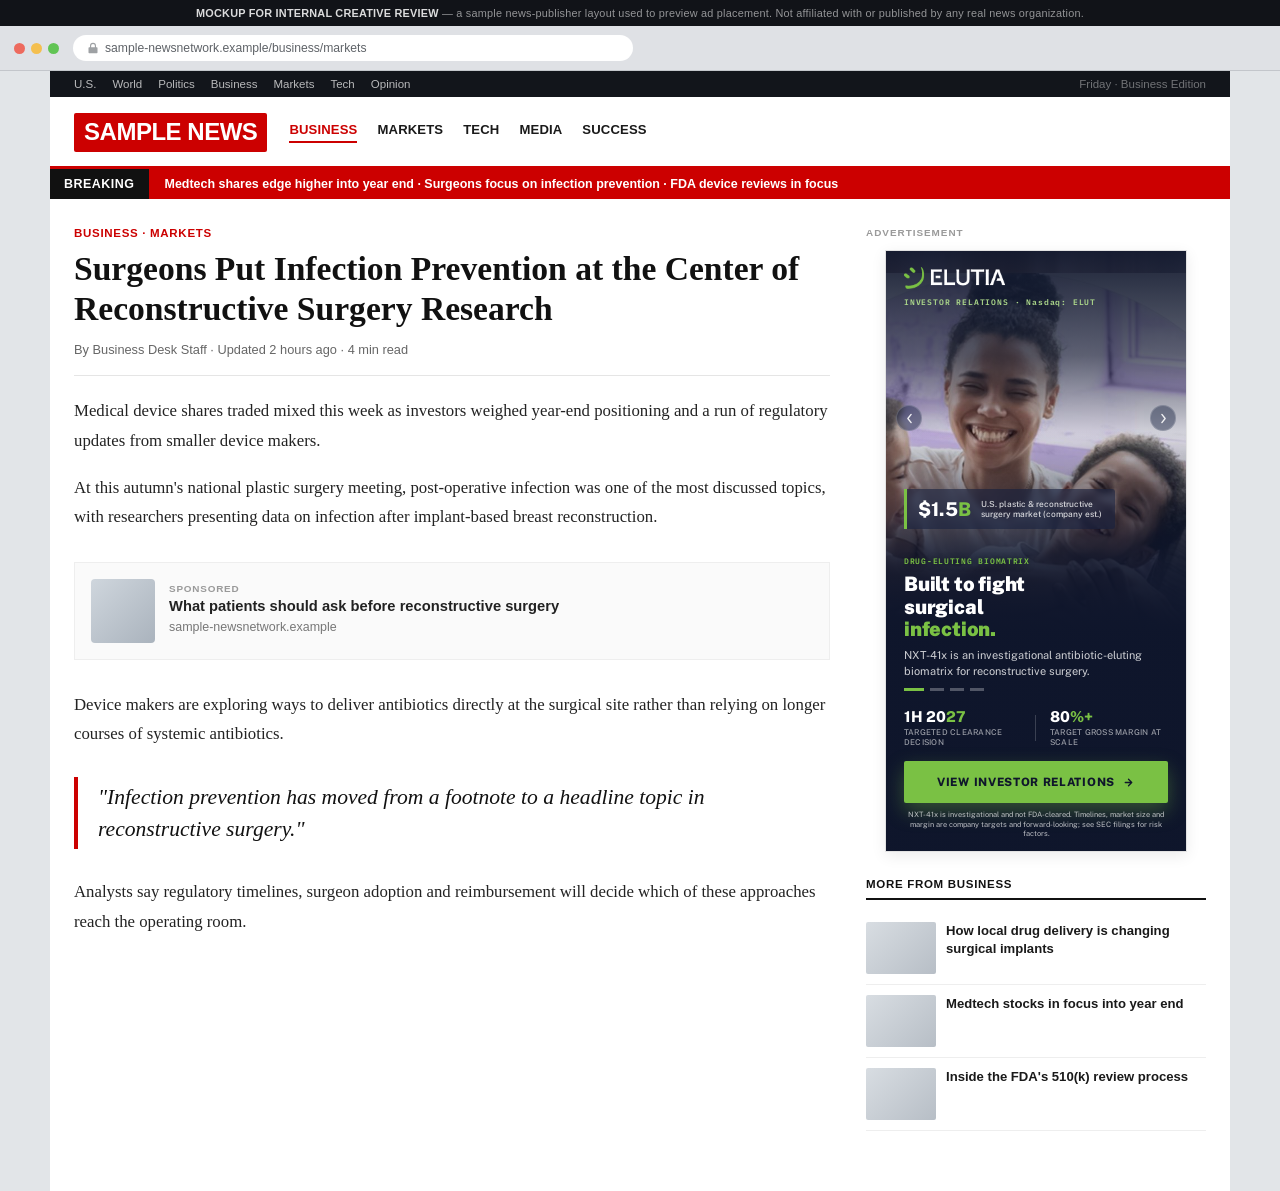
<file: context-preview/news.html>
<!DOCTYPE html>
<html lang="en">
<head>
<meta name="robots" content="noindex,nofollow">
<meta charset="UTF-8">
<meta name="viewport" content="width=device-width,initial-scale=1">
<title>In-Context Preview — Sample News Publisher Page</title>
<link rel="icon" href="data:,">
<style>
  * { margin:0; padding:0; box-sizing:border-box; }
  html, body { background:#e2e5e8; font-family:Helvetica, Arial, sans-serif; }

  /* ---- disclaimer strip ---- */
  #disclaimer {
    background:#111318;
    color:rgba(255,255,255,0.55);
    font-size:0.68rem;
    letter-spacing:0.02em;
    text-align:center;
    padding:7px 12px;
  }
  #disclaimer strong { color:rgba(255,255,255,0.85); }

  /* ---- fake browser chrome ---- */
  #browser-chrome {
    background:#dfe1e5;
    border-bottom:1px solid #c3c6cb;
    padding:9px 14px;
    display:flex;
    align-items:center;
    gap:14px;
  }
  #traffic-lights { display:flex; gap:6px; flex:0 0 auto; }
  #traffic-lights span { width:11px; height:11px; border-radius:50%; display:inline-block; }
  #traffic-lights span:nth-child(1){ background:#ed6a5e; }
  #traffic-lights span:nth-child(2){ background:#f4bf4f; }
  #traffic-lights span:nth-child(3){ background:#61c454; }
  #url-bar {
    flex:1 1 auto;
    background:#fff;
    border-radius:14px;
    padding:6px 14px;
    font-size:0.76rem;
    color:#5f6368;
    display:flex;
    align-items:center;
    gap:6px;
    max-width:560px;
  }
  #url-bar svg { flex:0 0 auto; opacity:0.6; }

  /* ---- site wrapper ---- */
  #site { background:#fff; max-width:1180px; margin:0 auto; }

  /* utility nav */
  #utility-nav {
    background:#12151b;
    color:rgba(255,255,255,0.7);
    font-size:0.72rem;
    display:flex;
    align-items:center;
    justify-content:space-between;
    padding:7px 24px;
  }
  #utility-nav .links { display:flex; gap:16px; }
  #utility-nav .links span:hover { color:#fff; }
  #utility-nav .meta { color:rgba(255,255,255,0.4); }

  /* masthead */
  #masthead {
    display:flex;
    align-items:center;
    gap:22px;
    padding:16px 24px 14px;
    border-bottom:3px solid #cc0000;
  }
  #logo {
    background:#cc0000;
    color:#fff;
    font-weight:900;
    font-size:1.5rem;
    letter-spacing:-0.02em;
    padding:5px 10px 6px;
    border-radius:2px;
    font-family:Arial, Helvetica, sans-serif;
  }
  #masthead nav { display:flex; gap:20px; flex:1; }
  #masthead nav span {
    font-size:0.82rem;
    font-weight:700;
    color:#1a1a1a;
    text-transform:uppercase;
    letter-spacing:0.01em;
    cursor:default;
  }
  #masthead nav span.active { color:#cc0000; border-bottom:2px solid #cc0000; padding-bottom:4px; }

  /* breaking ticker */
  #ticker {
    background:#cc0000;
    color:#fff;
    display:flex;
    align-items:center;
    font-size:0.78rem;
    font-weight:600;
    overflow:hidden;
    white-space:nowrap;
  }
  #ticker .badge {
    background:#111;
    padding:8px 14px;
    font-weight:900;
    letter-spacing:0.04em;
    flex:0 0 auto;
  }
  #ticker .feed { padding:8px 16px; }

  /* content grid */
  #content {
    display:grid;
    grid-template-columns:1fr 340px;
    gap:36px;
    padding:28px 24px 60px;
  }

  article .eyebrow {
    color:#cc0000;
    font-size:0.72rem;
    font-weight:800;
    letter-spacing:0.06em;
    text-transform:uppercase;
    margin-bottom:10px;
  }
  article h1 {
    font-family:Georgia, 'Times New Roman', serif;
    font-size:2.1rem;
    line-height:1.18;
    color:#111;
    margin-bottom:14px;
  }
  article .byline {
    font-size:0.8rem;
    color:#666;
    margin-bottom:20px;
    padding-bottom:18px;
    border-bottom:1px solid #e5e5e5;
  }
  article p {
    font-family:Georgia, 'Times New Roman', serif;
    font-size:1.05rem;
    line-height:1.75;
    color:#232323;
    margin-bottom:18px;
  }
  article .pull-quote {
    font-family:Georgia, 'Times New Roman', serif;
    font-style:italic;
    font-size:1.35rem;
    line-height:1.5;
    color:#111;
    border-left:4px solid #cc0000;
    padding:4px 0 4px 20px;
    margin:28px 0;
  }
  .native-slot {
    margin:30px 0;
    border:1px solid #eee;
    background:#fafafa;
    padding:16px;
    display:flex;
    gap:14px;
    align-items:center;
  }
  .native-slot .swatch { width:64px; height:64px; border-radius:4px; background:linear-gradient(135deg,#cfd6dd,#aab3bd); flex:0 0 auto; }
  .native-slot .txt .tag { font-size:0.62rem; font-weight:800; letter-spacing:0.08em; color:#999; text-transform:uppercase; margin-bottom:4px; }
  .native-slot .txt h4 { font-size:0.92rem; color:#222; margin-bottom:3px; }
  .native-slot .txt p { font-size:0.78rem; color:#777; margin:0; font-family:Helvetica, Arial, sans-serif; }

  /* right rail */
  aside { display:flex; flex-direction:column; align-items:center; gap:10px; }
  aside .sponsor-label {
    align-self:flex-start;
    font-size:0.62rem;
    font-weight:800;
    letter-spacing:0.1em;
    text-transform:uppercase;
    color:#9a9a9a;
    margin-bottom:2px;
  }
  #ad-slot {
    width:302px;    /* 300 + the 1px border each side (border-box), so the 300x600 banner isn't clipped */
    height:602px;
    border:1px solid #e2e2e2;
    box-shadow:0 4px 14px rgba(0,0,0,0.08);
    overflow:hidden;
    background:#000;
  }
  #ad-slot iframe { width:300px; height:600px; border:0; display:block; }

  .rail-more {
    align-self:stretch;
    margin-top:16px;
  }
  .rail-more .heading {
    font-size:0.72rem;
    font-weight:800;
    letter-spacing:0.06em;
    text-transform:uppercase;
    color:#111;
    border-bottom:2px solid #111;
    padding-bottom:8px;
    margin-bottom:12px;
  }
  .rail-item {
    display:flex;
    gap:10px;
    padding:10px 0;
    border-bottom:1px solid #eee;
  }
  .rail-item .thumb { width:70px; height:52px; border-radius:2px; background:linear-gradient(135deg,#d8dde2,#b7bec6); flex:0 0 auto; }
  .rail-item p { font-family:Helvetica, Arial, sans-serif; font-size:0.82rem; line-height:1.35; color:#1a1a1a; font-weight:600; }

  @media (max-width:900px) {
    #content { grid-template-columns:1fr; }
    aside { align-items:stretch; }
    #ad-slot { margin:0 auto; }
  }
</style>
</head>
<body>

<div id="disclaimer">
  <strong>MOCKUP FOR INTERNAL CREATIVE REVIEW</strong> — a sample news-publisher layout used to preview ad placement. Not affiliated with or published by any real news organization.
</div>

<div id="browser-chrome">
  <div id="traffic-lights"><span></span><span></span><span></span></div>
  <div id="url-bar">
    <svg width="12" height="12" viewBox="0 0 16 16"><path d="M8 1a4 4 0 00-4 4v2H3a1 1 0 00-1 1v6a1 1 0 001 1h10a1 1 0 001-1V8a1 1 0 00-1-1h-1V5a4 4 0 00-4-4zm-2.5 6V5a2.5 2.5 0 015 0v2h-5z" fill="currentColor"/></svg>
    sample-newsnetwork.example/business/markets
  </div>
</div>

<div id="site">
  <div id="utility-nav">
    <div class="links">
      <span>U.S.</span><span>World</span><span>Politics</span><span>Business</span><span>Markets</span><span>Tech</span><span>Opinion</span>
    </div>
    <div class="meta">Friday · Business Edition</div>
  </div>

  <div id="masthead">
    <div id="logo">SAMPLE&nbsp;NEWS</div>
    <nav>
      <span class="active">Business</span>
      <span>Markets</span>
      <span>Tech</span>
      <span>Media</span>
      <span>Success</span>
    </nav>
  </div>

  <div id="ticker">
    <span class="badge">BREAKING</span>
    <span class="feed">Medtech shares edge higher into year end · Surgeons focus on infection prevention · FDA device reviews in focus</span>
  </div>

  <div id="content">
    <article>
      <div class="eyebrow">Business · Markets</div>
      <h1>Surgeons Put Infection Prevention at the Center of Reconstructive Surgery Research</h1>
      <div class="byline">By Business Desk Staff · Updated 2 hours ago · 4 min read</div>

      <p>Medical device shares traded mixed this week as investors weighed year-end positioning and a run of regulatory updates from smaller device makers.</p>

      <p>At this autumn&#x27;s national plastic surgery meeting, post-operative infection was one of the most discussed topics, with researchers presenting data on infection after implant-based breast reconstruction.</p>

      <div class="native-slot">
        <div class="swatch"></div>
        <div class="txt">
          <div class="tag">Sponsored</div>
          <h4>What patients should ask before reconstructive surgery</h4>
          <p>sample-newsnetwork.example</p>
        </div>
      </div>

      <p>Device makers are exploring ways to deliver antibiotics directly at the surgical site rather than relying on longer courses of systemic antibiotics.</p>

      <div class="pull-quote">"Infection prevention has moved from a footnote to a headline topic in reconstructive surgery."</div>

      <p>Analysts say regulatory timelines, surgeon adoption and reimbursement will decide which of these approaches reach the operating room.</p>
    </article>

    <aside>
      <div class="sponsor-label">Advertisement</div>
      <div id="ad-slot">
        <iframe id="ad-frame" title="Sample ad placement" scrolling="no"></iframe>
      </div>

      <div class="rail-more">
        <div class="heading">More From Business</div>
        <div class="rail-item"><div class="thumb"></div><p>How local drug delivery is changing surgical implants</p></div>
        <div class="rail-item"><div class="thumb"></div><p>Medtech stocks in focus into year end</p></div>
        <div class="rail-item"><div class="thumb"></div><p>Inside the FDA&#x27;s 510(k) review process</p></div>
      </div>
    </aside>
  </div>
</div>

<script>
  var CONCEPTS = {
    a: '../concept-a-photo/index.html',
    b: '../concept-b-editorial/index.html',
    c: '../concept-c-dashboard/index.html',
    d: '../concept-d-corporate/index.html'
  }
  var params = new URLSearchParams(window.location.search)
  var concept = params.get('concept')
  if (!CONCEPTS[concept]) concept = 'a'
  document.getElementById('ad-frame').src = CONCEPTS[concept]
</script>

</body>
</html>
</file>
<file: concept-a-photo/style.css>
/* ── Brand tokens — the ONLY place colors are defined. Set --dark,
   --navy, --accent and --gold from the company's real site; the rest
   derive from them (color-mix: Chrome 111+ / Safari 16.2+). ── */
:root {
  --dark:      #151f3e;
  --dark-2:    color-mix(in srgb, var(--dark) 70%, black);
  --navy:      #1e2b53;
  --accent:    #7ac144;
  --accent-d:  color-mix(in srgb, var(--accent) 82%, black);
  --accent-lt: color-mix(in srgb, var(--accent) 62%, white);
  --gold:      #a4d873;
  --gold-d:    color-mix(in srgb, var(--gold) 85%, black);
  --white:     #ffffff;
  --cta-ink:   var(--dark-2);  /* text on the accent CTA — set to var(--dark-2) if white fails contrast on a light accent */
  --font-head: 'Public Sans', system-ui, sans-serif;
  --font:      'Public Sans', system-ui, sans-serif;
  --mono:      'IBM Plex Mono', ui-monospace, SFMono-Regular, Menlo, Consolas, 'Liberation Mono', monospace;
  --ease:      cubic-bezier(0.16,1,0.3,1);
}

* { margin:0; padding:0; box-sizing:border-box; }
html, body { width:300px; height:600px; overflow:hidden; background:var(--dark); }
body { font-family:var(--font); -webkit-font-smoothing:antialiased; }
a { text-decoration:none; color:inherit; }
button { border:0; background:none; font:inherit; color:inherit; cursor:pointer; -webkit-tap-highlight-color:transparent; }

/* ── Canvas ─────────────────────────────────────────────────────────
   Fixed 300x600 stage. A crossfading slide stack sits at the bottom of
   the z-order; persistent chrome (logo, nav, stats, CTA) is pinned on
   top of it and never rotates — same "fixed shell / rotating cards"
   split the Knorex reference banner used with royalSlider. */
#banner {
  position:relative;
  width:300px;
  height:600px;
  overflow:hidden;
  cursor:pointer;
  background:var(--dark);
}

/* ── Slide stack ────────────────────────────────────────────────── */
#slides { position:absolute; inset:0; z-index:1; }

.slide {
  position:absolute;
  inset:0;
  opacity:0;
  z-index:1;
  pointer-events:none;
  transition:opacity 0.9s ease;
}
.slide.active { opacity:1; z-index:2; pointer-events:auto; }

.slide-bg {
  position:absolute;
  top:0; left:0;
  width:100%; height:100%;
  object-fit:cover;
  object-position:center 20%;
  z-index:1;
  animation:kenburns 7s ease-out infinite alternate;
  user-select:none;
  -webkit-user-drag:none;
}
@keyframes kenburns {
  from { transform:scale(1); }
  to   { transform:scale(1.09); }
}

.slide-scrim-top, .slide-scrim-bottom {
  position:absolute;
  left:0; right:0;
  z-index:2;
  pointer-events:none;
}
.slide-scrim-top {
  top:0; height:190px;
  background:linear-gradient(180deg, color-mix(in srgb, var(--dark-2) 94%, transparent) 0%, color-mix(in srgb, var(--dark-2) 62%, transparent) 55%, color-mix(in srgb, var(--dark-2) 0%, transparent) 100%);
}
.slide-scrim-bottom {
  bottom:0; height:336px;
  background:linear-gradient(0deg, var(--dark) 0%, color-mix(in srgb, var(--dark) 93%, transparent) 42%, color-mix(in srgb, var(--dark) 0%, transparent) 100%);
}

.slide-copy {
  position:absolute;
  inset:0;
  z-index:3;
  transform:translateY(12px);
  transition:transform 0.9s var(--ease);
}
.slide.active .slide-copy { transform:translateY(0); }

/* Floating mid-image stat chip (per slide) */
.mid-chip {
  position:absolute;
  top:258px; left:18px;
  display:flex;
  align-items:center;
  gap:10px;
  padding:9px 13px 9px 11px;
  background:color-mix(in srgb, var(--dark) 58%, transparent);
  border-left:3px solid var(--accent);
  border-radius:0 3px 3px 0;
  backdrop-filter:blur(3px);
  -webkit-backdrop-filter:blur(3px);
}
.chip-num {
  font-family:var(--font-head);
  font-weight:800;
  font-size:19px;
  color:var(--white);
  white-space:nowrap;
}
.chip-num em { font-style:normal; color:var(--accent); }
.chip-label {
  font-family:var(--font);
  font-size:8.4px;
  line-height:1.25;
  font-weight:500;
  color:rgba(255,255,255,0.82);
}

/* Rotating headline block, pinned above the fixed bottom bar */
.copy-bottom {
  position:absolute;
  left:0; right:0;
  bottom:150px;
  padding:0 18px;
}
.kicker {
  font-family:var(--mono);
  font-weight:600;
  font-size:8px;
  letter-spacing:0.09em;
  text-transform:uppercase;
  color:var(--accent-lt);
  margin-bottom:6px;
}
.copy-bottom h1 {
  font-family:var(--font-head);
  font-weight:900;
  font-size:20px;
  line-height:1.14;
  letter-spacing:-0.01em;
  color:var(--white);
}
.copy-bottom h1 em { font-style:normal; color:var(--accent); }
.copy-bottom p {
  margin-top:7px;
  font-size:11px;
  line-height:1.4;
  color:rgba(255,255,255,0.8);
  max-width:255px;
}

/* ── Persistent chrome (never rotates) ─────────────────────────── */
#top-bar {
  position:absolute;
  top:0; left:0; right:0;
  z-index:5;
  display:flex;
  flex-direction:column;
  gap:7px;
  padding:16px 18px 0;
}
#logo { display:flex; align-items:center; gap:7px; }
#logo .mark { width:19px; height:19px; flex:none; }
#wordmark {
  font-family:var(--font-head);
  font-weight:800;
  font-size:13.5px;
  letter-spacing:0.01em;
  color:var(--white);
}
#eyebrow {
  font-family:var(--mono);
  font-weight:600;
  font-size:8.2px;
  letter-spacing:0.1em;
  color:var(--accent-lt);
}

.nav-arrow {
  position:absolute;
  top:154px;
  width:26px; height:26px;
  z-index:5;
  display:flex;
  align-items:center;
  justify-content:center;
  background:color-mix(in srgb, var(--dark) 45%, transparent);
  border:1px solid rgba(255,255,255,0.18);
  border-radius:50%;
  color:rgba(255,255,255,0.9);
  backdrop-filter:blur(2px);
  -webkit-backdrop-filter:blur(2px);
  transition:background .2s ease, transform .15s ease;
}
.nav-arrow svg { width:13px; height:13px; }
.nav-arrow:active { transform:scale(0.9); background:color-mix(in srgb, var(--accent) 55%, transparent); }
#arrow-prev { left:10px; }
#arrow-next { right:10px; }

#bottom-fixed {
  position:absolute;
  left:0; right:0; bottom:0;
  z-index:5;
  padding:0 18px 12px;
}

#dots {
  display:flex;
  gap:6px;
  margin-bottom:11px;
}
.dot {
  width:14px; height:3px;
  border-radius:2px;
  background:rgba(255,255,255,0.28);
  transition:background .3s ease, width .3s ease;
  padding:6px 0;
  background-clip:content-box;
  box-sizing:content-box;
}
.dot.active { background-color:var(--accent); width:20px; }  /* background-color, not the shorthand: the shorthand resets background-clip and paints the whole 15px hit area as a square */

#stat-row {
  display:flex;
  align-items:center;
  gap:14px;
}
.stat { display:flex; flex-direction:column; gap:2px; }
.stat-num {
  font-family:var(--font-head);
  font-weight:800;
  font-size:15px;
  color:var(--white);
}
.stat-num em { font-style:normal; color:var(--accent); }
.stat-label {
  font-family:var(--font);
  font-size:8px;
  font-weight:500;
  letter-spacing:0.03em;
  text-transform:uppercase;
  color:rgba(255,255,255,0.58);
}
.stat-div { width:1px; height:26px; background:rgba(255,255,255,0.18); }

#cta {
  margin-top:14px;
  display:flex;
  align-items:center;
  justify-content:center;
  gap:7px;
  width:100%;
  height:42px;
  background:var(--accent);
  border-radius:3px;
  color:var(--cta-ink);
  font-family:var(--font-head);
  font-weight:800;
  font-size:11.5px;
  letter-spacing:0.06em;
  text-transform:uppercase;
  box-shadow:0 8px 20px color-mix(in srgb, var(--accent) 35%, transparent);
  animation:cta-pulse 1.8s ease-in-out 2.6s 6;
}
#cta-arrow { width:13px; height:13px; }

/* Required disclosure line under the CTA */
#disclosure {
  margin-top:8px;
  font-family:var(--mono);
  font-size:6.6px;
  letter-spacing:0.03em;
  line-height:1.2;
  text-align:center;
  color:rgba(255,255,255,0.55);
}
@keyframes cta-pulse {
  0%, 100% { box-shadow:0 8px 20px color-mix(in srgb, var(--accent) 35%, transparent); }
  50%      { box-shadow:0 8px 26px color-mix(in srgb, var(--accent) 65%, transparent), 0 0 0 5px color-mix(in srgb, var(--accent) 12%, transparent); }
}

/* ── Entrance sequence (initial load only) ─────────────────────── */
.reveal {
  opacity:0;
  transform:translateY(14px);
  transition:opacity .7s var(--ease), transform .7s var(--ease);
}
#banner.is-live .reveal { opacity:1; transform:none; }
#top-bar[data-delay="0"] { transition-delay:.05s; }
#bottom-fixed[data-delay="4"] { transition-delay:.55s; }

#click-tag-wrapper { position:absolute; width:0; height:0; overflow:hidden; }

@media (prefers-reduced-motion: reduce) {
  .slide-bg { animation:none; }
  #cta { animation:none; }
  .reveal { transition-duration:.01s; transition-delay:0s !important; }
  .slide, .slide-copy { transition-duration:.2s; }
}

/* ══ Elutia overrides ══ */
#logo .lockup { height:22px; width:auto; display:block; }
.chip-num em, .stat-num em { color:var(--accent); font-style:normal; }
.copy-bottom h1 em { font-style:normal; color:var(--accent); }
.kicker { color:var(--accent); }
#cta { border-radius:2px; }
.copy-bottom { bottom:172px; }
.mid-chip { top:238px; }
.slide-scrim-bottom { height:420px; background:linear-gradient(0deg, var(--dark-2) 0%, var(--dark-2) 52%, color-mix(in srgb, var(--dark-2) 80%, transparent) 70%, transparent 100%); }
.kicker { text-shadow:0 1px 6px rgba(0,0,0,.6); }
#disclosure { font-family:var(--font); font-size:7.4px; letter-spacing:0; line-height:1.3; margin:7px -6px 0; color:rgba(255,255,255,0.72); white-space:normal; }
</file>
<file: concept-b-editorial/style.css>
/* ── Brand tokens — the ONLY place colors are defined. Set --accent,
   --ink and --gold from the company's real site (hex or oklch); every
   other surface/tint derives from them. ── */
:root {
  --accent:       #7ac144;
  --ink:          #1b2e5a;
  --gold:         #a4d873;
  --accent-lt:    color-mix(in oklch, var(--accent) 60%, white);
  --accent-ink:   color-mix(in oklch, var(--accent) 72%, black);
  --accent-ink-d: color-mix(in oklch, var(--accent) 62%, black);
  --accent-lo:    color-mix(in oklch, var(--accent) 14%, transparent);
  --deep:         color-mix(in oklch, var(--ink) 80%, black);
  --paper:        #f7f9fd;
  --tint:         color-mix(in oklch, var(--accent) 7%, white);
  --tint-2:       color-mix(in oklch, var(--accent) 24%, white);
  --card:         #ffffff;
  --text-mid:     color-mix(in oklch, var(--ink) 62%, white);
  --line:         color-mix(in oklch, var(--ink) 15%, transparent);
  --serif: 'Source Serif 4', Georgia, serif;
  --sans:  'Public Sans', system-ui, sans-serif;
  --mono:  'IBM Plex Mono', ui-monospace, SFMono-Regular, Menlo, Consolas, 'Liberation Mono', monospace;
  --ease:  cubic-bezier(0.22, 1, 0.36, 1);
}

* { margin:0; padding:0; box-sizing:border-box; }
html, body { width:300px; height:600px; overflow:hidden; background:var(--paper); }
body { font-family:var(--sans); color:var(--ink); -webkit-font-smoothing:antialiased; }
a { text-decoration:none; color:inherit; }
button { border:0; background:none; font:inherit; color:inherit; cursor:pointer; -webkit-tap-highlight-color:transparent; }

#banner {
  position:relative;
  width:300px;
  height:600px;
  overflow:hidden;
  cursor:pointer;
  background:var(--paper);
}

#top-rule {
  position:absolute;
  top:0; left:0; right:0;
  height:3px;
  z-index:6;
  background:linear-gradient(90deg, var(--accent-ink), var(--gold));
}

/* ── Persistent top chrome ──────────────────────────────────────── */
#top-bar {
  position:absolute;
  top:3px; left:0; right:0;
  z-index:5;
  background:var(--paper);
  border-bottom:1px solid var(--line);
  padding:13px 18px 10px;
  display:flex;
  flex-direction:column;
  gap:6px;
}
#logo { display:flex; align-items:center; gap:7px; }
.mark { width:18px; height:18px; flex:none; }
#wordmark {
  font-family:var(--sans);
  font-weight:800;
  font-size:13px;
  letter-spacing:0.01em;
  color:var(--ink);
}
#masthead {
  font-family:var(--mono);
  font-size:7.6px;
  font-weight:500;
  letter-spacing:0.1em;
  color:var(--text-mid);
}

/* ── Slide stack ────────────────────────────────────────────────── */
#slides { position:absolute; top:61px; left:0; right:0; bottom:115px; z-index:1; overflow:hidden; }

.slide {
  position:absolute; inset:0;
  opacity:0;
  z-index:1;
  pointer-events:none;
  transition:opacity 0.8s ease;
}
.slide.active { opacity:1; z-index:2; pointer-events:auto; }

.slide-copy {
  padding:16px 18px 0;
  transform:translateY(10px);
  transition:transform 0.8s var(--ease);
}
.slide.active .slide-copy { transform:translateY(0); }

.eyebrow {
  font-family:var(--mono);
  font-size:9.5px;
  font-weight:500;
  letter-spacing:0.13em;
  text-transform:uppercase;
  color:var(--accent-ink);
  display:flex;
  align-items:center;
  gap:7px;
  margin-bottom:9px;
}
.eyebrow::before {
  content:'';
  width:6px; height:6px;
  border-radius:50%;
  background:var(--accent);
  flex:none;
}

.slide-copy h1 {
  font-family:var(--serif);
  font-weight:700;
  font-size:21px;
  line-height:1.16;
  letter-spacing:-0.01em;
  color:var(--ink);
}
.slide-copy h1 em { font-style:italic; color:var(--accent-ink); }

.lead {
  margin-top:8px;
  font-family:var(--sans);
  font-size:10.8px;
  line-height:1.44;
  color:var(--text-mid);
}

/* ── "Figure" schematic card, matching the site's plate component ─ */
.fig-card {
  margin-top:13px;
  border:1px solid var(--line);
  border-radius:2px;
  background:var(--card);
  overflow:hidden;
}
.fig-bar {
  display:flex;
  justify-content:space-between;
  align-items:center;
  gap:8px;
  padding:6px 10px;
  background:var(--ink);
  color:#fff;
  font-family:var(--mono);
  font-size:6.6px;
  font-weight:500;
  letter-spacing:0.12em;
  text-transform:uppercase;
}
.fig-bar span:last-child { color:var(--accent-lt); }
.fig-body { padding:9px 11px 5px; }
.fig-body svg { width:100%; height:auto; display:block; }

/* figure line-art */
.fig-node rect { fill:var(--ink); }
.fig-rail { fill:none; stroke:var(--text-mid); stroke-width:1.6; }
.fig-ghost { fill:none; stroke:var(--tint-2); stroke-width:2; }
.fig-mark { fill:none; stroke-width:10.5; stroke-linecap:round; }
.fig-mark.a { stroke:var(--accent); }
.fig-mark.b { stroke:var(--ink); }
.fig-gold { fill:var(--gold); }

.fig-mesh line { stroke:var(--accent-lt); stroke-width:1; opacity:0.7; }
.fig-dot circle { fill:var(--accent-ink); }
.fig-hub { fill:var(--gold); stroke:var(--ink); stroke-width:1.4; }

.fig-step rect { fill:var(--tint); stroke:var(--line); stroke-width:1; }
.fig-step.accent rect { fill:var(--accent-lo); stroke:var(--accent-ink); }
.fig-step.gold rect { fill:var(--tint); stroke:var(--gold); }
.fig-step text {
  font-family:var(--mono);
  font-size:8.6px;
  font-weight:700;
  letter-spacing:0.01em;
  fill:var(--ink);
}
.fig-arrow { fill:none; stroke:var(--text-mid); stroke-width:1.6; stroke-linecap:round; stroke-linejoin:round; }

.fig-base { stroke:var(--line); stroke-width:1; }
.fig-bar-prior { fill:var(--tint-2); }
.fig-bar-now { fill:var(--accent-ink); }
.fig-bar-label { font-family:var(--mono); font-size:9px; font-weight:600; fill:var(--text-mid); }
.fig-bar-label.strong { fill:var(--accent-ink); font-weight:700; font-size:10px; }
.fig-bar-year { font-family:var(--mono); font-size:7.5px; fill:var(--text-mid); letter-spacing:0.04em; }

/* key-fact row, matching the site's .kf definition-list pattern */
.kf {
  margin-top:12px;
  padding-top:10px;
  border-top:1px solid var(--line);
  display:flex;
  justify-content:space-between;
  align-items:baseline;
}
.kf dt {
  font-family:var(--mono);
  font-size:7.8px;
  font-weight:500;
  letter-spacing:0.1em;
  text-transform:uppercase;
  color:var(--text-mid);
}
.kf dd {
  display:flex;
  flex-direction:column;
  align-items:flex-end;
  gap:2px;
  font-family:var(--mono);
  font-size:13px;
  font-weight:700;
  color:var(--ink);
  text-align:right;
}
.kf dd em {
  font-style:normal;
  font-weight:600;
  font-size:7.6px;
  letter-spacing:0.03em;
  color:var(--accent-ink);
}

/* ── Nav arrows ─────────────────────────────────────────────────── */
.nav-arrow {
  position:absolute;
  top:316px;
  z-index:5;
  width:24px; height:24px;
  display:flex;
  align-items:center;
  justify-content:center;
  background:var(--card);
  border:1px solid var(--line);
  border-radius:50%;
  color:var(--ink);
  box-shadow:0 2px 8px color-mix(in oklch, var(--ink) 12%, transparent);
  transition:transform 0.15s ease, background 0.2s ease;
}
.nav-arrow svg { width:12px; height:12px; }
.nav-arrow:active { transform:scale(0.9); background:var(--tint); }
#arrow-prev { left:6px; }
#arrow-next { right:6px; }

/* ── Persistent dark band: dots + CTA ───────────────────────────── */
#dots {
  position:absolute;
  left:0; right:0; bottom:81px;
  z-index:5;
  background:var(--deep);
  display:flex;
  gap:6px;
  padding:11px 18px 8px;
}
.dot {
  width:13px; height:3px;
  border-radius:2px;
  background:oklch(1 0 0 / 0.28);
  padding:6px 0;
  background-clip:content-box;
  box-sizing:content-box;
  transition:background 0.3s ease, width 0.3s ease;
}
.dot.active { background-color:var(--accent); width:19px; }  /* background-color, not the shorthand: the shorthand resets background-clip and paints the whole hit area as a square */

#bottom-fixed {
  position:absolute;
  left:0; right:0; bottom:0;
  z-index:5;
  background:var(--deep);
  padding:2px 18px 10px;
}
#bf-line {
  font-family:var(--mono);
  font-size:7.4px;
  font-weight:500;
  letter-spacing:0.11em;
  color:color-mix(in oklch, var(--accent-lt) 75%, transparent);
  margin-bottom:9px;
}
#cta {
  display:flex;
  align-items:center;
  justify-content:center;
  gap:7px;
  width:100%;
  height:42px;
  background:var(--accent);
  border-radius:3px;
  color:var(--deep);
  font-family:var(--sans);
  font-weight:700;
  font-size:12px;
  letter-spacing:0.01em;
  box-shadow:0 8px 20px color-mix(in oklch, var(--accent) 30%, transparent);
  animation:cta-pulse 1.8s ease-in-out 2.6s 6;
}
#cta-arrow { width:13px; height:13px; }

/* Required disclosure line under the CTA */
#fls {
  margin-top:7px;
  font-family:var(--mono);
  font-size:6.4px;
  letter-spacing:0.03em;
  text-align:center;
  color:color-mix(in oklch, var(--accent-lt) 60%, transparent);
}
@keyframes cta-pulse {
  0%, 100% { box-shadow:0 8px 20px color-mix(in oklch, var(--accent) 30%, transparent); }
  50%      { box-shadow:0 8px 26px color-mix(in oklch, var(--accent) 55%, transparent), 0 0 0 5px color-mix(in oklch, var(--accent) 16%, transparent); }
}

/* ── Entrance sequence (initial load only) ─────────────────────── */
.reveal { opacity:0; transform:translateY(12px); transition:opacity .7s var(--ease), transform .7s var(--ease); }
#banner.is-live .reveal { opacity:1; transform:none; }
#top-bar[data-delay="0"] { transition-delay:.05s; }
#dots.reveal { transition-delay:.5s; }
#bottom-fixed[data-delay="1"] { transition-delay:.6s; }

#click-tag-wrapper { position:absolute; width:0; height:0; overflow:hidden; }

@media (prefers-reduced-motion: reduce) {
  #cta { animation:none; }
  .reveal { transition-duration:.01s; transition-delay:0s !important; }
  .slide, .slide-copy { transition-duration:.2s; }
}

/* ══ Elutia overrides ══ */
#logo .lockup { height:21px; width:auto; display:block; }
.slide h1 em { color:#4d7a22; }
#fls { white-space:normal; text-wrap:balance; line-height:1.3; }
</file>
<file: concept-c-dashboard/style.css>
/* ── Brand tokens — the ONLY place colors are defined. Set --dark,
   --navy, --accent and --gold from the company's real site; the rest
   derive from them (color-mix: Chrome 111+ / Safari 16.2+). ── */
:root {
  --dark:      #151f3e;
  --dark-2:    color-mix(in srgb, var(--dark) 70%, black);
  --navy:      #1e2b53;
  --accent:    #7ac144;
  --accent-d:  color-mix(in srgb, var(--accent) 82%, black);
  --accent-lt: color-mix(in srgb, var(--accent) 62%, white);
  --gold:      #a4d873;
  --gold-d:    color-mix(in srgb, var(--gold) 85%, black);
  --white:     #ffffff;
  --cta-ink:   var(--dark-2);  /* text on the accent CTA — set to var(--dark-2) if white fails contrast on a light accent */
  --font-head: 'Public Sans', system-ui, sans-serif;
  --font:      'Public Sans', system-ui, sans-serif;
  --mono:      'IBM Plex Mono', ui-monospace, SFMono-Regular, Menlo, Consolas, 'Liberation Mono', monospace;
  --ease:      cubic-bezier(0.16,1,0.3,1);
}

* { margin:0; padding:0; box-sizing:border-box; }
html, body { width:300px; height:600px; overflow:hidden; background:var(--dark); }
body { font-family:var(--font); -webkit-font-smoothing:antialiased; }
a { text-decoration:none; color:inherit; }
button { border:0; background:none; font:inherit; color:inherit; cursor:pointer; -webkit-tap-highlight-color:transparent; }

/* ── Canvas ─────────────────────────────────────────────────────────
   Fixed 300x600 stage. A crossfading slide stack sits at the bottom of
   the z-order; persistent chrome (logo, nav, stats, CTA) is pinned on
   top of it and never rotates — same "fixed shell / rotating cards"
   split the Knorex reference banner used with royalSlider. */
#banner {
  position:relative;
  width:300px;
  height:600px;
  overflow:hidden;
  cursor:pointer;
  background:var(--dark);
}

/* ── Slide stack ────────────────────────────────────────────────── */
#slides { position:absolute; inset:0; z-index:1; }

.slide {
  position:absolute;
  inset:0;
  opacity:0;
  z-index:1;
  pointer-events:none;
  transition:opacity 0.9s ease;
}
.slide.active { opacity:1; z-index:2; pointer-events:auto; }

.slide-bg {
  position:absolute;
  top:0; left:0;
  width:100%; height:100%;
  object-fit:cover;
  object-position:center 20%;
  z-index:1;
  animation:kenburns 7s ease-out infinite alternate;
  user-select:none;
  -webkit-user-drag:none;
}
@keyframes kenburns {
  from { transform:scale(1); }
  to   { transform:scale(1.09); }
}

.slide-scrim-top, .slide-scrim-bottom {
  position:absolute;
  left:0; right:0;
  z-index:2;
  pointer-events:none;
}
.slide-scrim-top {
  top:0; height:190px;
  background:linear-gradient(180deg, color-mix(in srgb, var(--dark-2) 94%, transparent) 0%, color-mix(in srgb, var(--dark-2) 62%, transparent) 55%, color-mix(in srgb, var(--dark-2) 0%, transparent) 100%);
}
.slide-scrim-bottom {
  bottom:0; height:336px;
  background:linear-gradient(0deg, var(--dark) 0%, color-mix(in srgb, var(--dark) 93%, transparent) 42%, color-mix(in srgb, var(--dark) 0%, transparent) 100%);
}

.slide-copy {
  position:absolute;
  inset:0;
  z-index:3;
  transform:translateY(12px);
  transition:transform 0.9s var(--ease);
}
.slide.active .slide-copy { transform:translateY(0); }

/* Floating mid-image stat chip (per slide) */
.mid-chip {
  position:absolute;
  top:258px; left:18px;
  display:flex;
  align-items:center;
  gap:10px;
  padding:9px 13px 9px 11px;
  background:color-mix(in srgb, var(--dark) 58%, transparent);
  border-left:3px solid var(--accent);
  border-radius:0 3px 3px 0;
  backdrop-filter:blur(3px);
  -webkit-backdrop-filter:blur(3px);
}
.chip-num {
  font-family:var(--font-head);
  font-weight:800;
  font-size:19px;
  color:var(--white);
  white-space:nowrap;
}
.chip-num em { font-style:normal; color:var(--accent); }
.chip-label {
  font-family:var(--font);
  font-size:8.4px;
  line-height:1.25;
  font-weight:500;
  color:rgba(255,255,255,0.82);
}

/* Rotating headline block, pinned above the fixed bottom bar */
.copy-bottom {
  position:absolute;
  left:0; right:0;
  bottom:150px;
  padding:0 18px;
}
.kicker {
  font-family:var(--mono);
  font-weight:600;
  font-size:8px;
  letter-spacing:0.09em;
  text-transform:uppercase;
  color:var(--accent-lt);
  margin-bottom:6px;
}
.copy-bottom h1 {
  font-family:var(--font-head);
  font-weight:900;
  font-size:20px;
  line-height:1.14;
  letter-spacing:-0.01em;
  color:var(--white);
}
.copy-bottom h1 em { font-style:normal; color:var(--accent); }
.copy-bottom p {
  margin-top:7px;
  font-size:11px;
  line-height:1.4;
  color:rgba(255,255,255,0.8);
  max-width:255px;
}

/* ── Persistent chrome (never rotates) ─────────────────────────── */
#top-bar {
  position:absolute;
  top:0; left:0; right:0;
  z-index:5;
  display:flex;
  flex-direction:column;
  gap:7px;
  padding:16px 18px 0;
}
#logo { display:flex; align-items:center; gap:7px; }
#logo .mark { width:19px; height:19px; flex:none; }
#wordmark {
  font-family:var(--font-head);
  font-weight:800;
  font-size:13.5px;
  letter-spacing:0.01em;
  color:var(--white);
}
#eyebrow {
  font-family:var(--mono);
  font-weight:600;
  font-size:8.2px;
  letter-spacing:0.1em;
  color:var(--accent-lt);
}

.nav-arrow {
  position:absolute;
  top:154px;
  width:26px; height:26px;
  z-index:5;
  display:flex;
  align-items:center;
  justify-content:center;
  background:color-mix(in srgb, var(--dark) 45%, transparent);
  border:1px solid rgba(255,255,255,0.18);
  border-radius:50%;
  color:rgba(255,255,255,0.9);
  backdrop-filter:blur(2px);
  -webkit-backdrop-filter:blur(2px);
  transition:background .2s ease, transform .15s ease;
}
.nav-arrow svg { width:13px; height:13px; }
.nav-arrow:active { transform:scale(0.9); background:color-mix(in srgb, var(--accent) 55%, transparent); }
#arrow-prev { left:10px; }
#arrow-next { right:10px; }

#bottom-fixed {
  position:absolute;
  left:0; right:0; bottom:0;
  z-index:5;
  padding:0 18px 12px;
}

#dots {
  display:flex;
  gap:6px;
  margin-bottom:11px;
}
.dot {
  width:14px; height:3px;
  border-radius:2px;
  background:rgba(255,255,255,0.28);
  transition:background .3s ease, width .3s ease;
  padding:6px 0;
  background-clip:content-box;
  box-sizing:content-box;
}
.dot.active { background-color:var(--accent); width:20px; }  /* background-color, not the shorthand: the shorthand resets background-clip and paints the whole 15px hit area as a square */

#stat-row {
  display:flex;
  align-items:center;
  gap:14px;
}
.stat { display:flex; flex-direction:column; gap:2px; }
.stat-num {
  font-family:var(--font-head);
  font-weight:800;
  font-size:15px;
  color:var(--white);
}
.stat-num em { font-style:normal; color:var(--accent); }
.stat-label {
  font-family:var(--font);
  font-size:8px;
  font-weight:500;
  letter-spacing:0.03em;
  text-transform:uppercase;
  color:rgba(255,255,255,0.58);
}
.stat-div { width:1px; height:26px; background:rgba(255,255,255,0.18); }

#cta {
  margin-top:14px;
  display:flex;
  align-items:center;
  justify-content:center;
  gap:7px;
  width:100%;
  height:42px;
  background:var(--accent);
  border-radius:3px;
  color:var(--cta-ink);
  font-family:var(--font-head);
  font-weight:800;
  font-size:11.5px;
  letter-spacing:0.06em;
  text-transform:uppercase;
  box-shadow:0 8px 20px color-mix(in srgb, var(--accent) 35%, transparent);
  animation:cta-pulse 1.8s ease-in-out 2.6s 6;
}
#cta-arrow { width:13px; height:13px; }

/* Required disclosure line under the CTA */
#disclosure {
  margin-top:8px;
  font-family:var(--mono);
  font-size:6.6px;
  letter-spacing:0.03em;
  line-height:1.2;
  text-align:center;
  color:rgba(255,255,255,0.55);
}
@keyframes cta-pulse {
  0%, 100% { box-shadow:0 8px 20px color-mix(in srgb, var(--accent) 35%, transparent); }
  50%      { box-shadow:0 8px 26px color-mix(in srgb, var(--accent) 65%, transparent), 0 0 0 5px color-mix(in srgb, var(--accent) 12%, transparent); }
}

/* ── Entrance sequence (initial load only) ─────────────────────── */
.reveal {
  opacity:0;
  transform:translateY(14px);
  transition:opacity .7s var(--ease), transform .7s var(--ease);
}
#banner.is-live .reveal { opacity:1; transform:none; }
#top-bar[data-delay="0"] { transition-delay:.05s; }
#bottom-fixed[data-delay="4"] { transition-delay:.55s; }

#click-tag-wrapper { position:absolute; width:0; height:0; overflow:hidden; }

@media (prefers-reduced-motion: reduce) {
  .slide-bg { animation:none; }
  #cta { animation:none; }
  .reveal { transition-duration:.01s; transition-delay:0s !important; }
  .slide, .slide-copy { transition-duration:.2s; }
}

/* ══ Elutia overrides ══ */
#logo .lockup { height:22px; width:auto; display:block; }
.chip-num em, .stat-num em { color:var(--accent); font-style:normal; }
.copy-bottom h1 em { font-style:normal; color:var(--accent); }
.kicker { color:var(--accent); }
#cta { border-radius:2px; }
.copy-bottom { bottom:172px; }
.mid-chip { top:238px; }
.slide-scrim-bottom { height:420px; background:linear-gradient(0deg, var(--dark-2) 0%, var(--dark-2) 52%, color-mix(in srgb, var(--dark-2) 80%, transparent) 70%, transparent 100%); }
.kicker { text-shadow:0 1px 6px rgba(0,0,0,.6); }
#disclosure { font-family:var(--font); font-size:7.4px; letter-spacing:0; line-height:1.3; margin:7px -6px 0; color:rgba(255,255,255,0.72); white-space:normal; }


/* ══ Concept C: sign-up block, appended to Concept A's stylesheet by
   scripts/build_concept_c.py. Everything above this line is A's CSS,
   copied verbatim; don't edit it here — edit A and rebuild. ══ */

/* The sign-up is taller than A's CTA, so the chip and headline move up
   by --c-lift, and the bottom padding tightens. If A has foreground art
   in the slide background (a motif, a diagram) that now crowds the chip,
   lift it too in the C-only block at the end of this file. */
:root { --c-lift: 16px; --c-error: #ff7a6b; }
.slide-copy .mid-chip, .slide-copy .copy-bottom { translate: 0 calc(-1 * var(--c-lift)); }
#bottom-fixed { padding-bottom: 11px; }

#signup { position:relative; margin-top:13px; cursor:default; }
.sr-only {
  position:absolute; width:1px; height:1px; overflow:hidden;
  clip:rect(0 0 0 0); white-space:nowrap;
}
#signup-row {
  position:relative;
  display:flex;
  gap:6px;
  height:40px;
}
#signup-email {
  flex:1;
  min-width:0;
  height:100%;
  padding:0 11px;
  border:1px solid rgba(255,255,255,0.24);
  border-radius:3px;
  outline:0;
  background:color-mix(in srgb, var(--dark) 55%, transparent);
  color:var(--white, #fff);
  font-family:var(--font);
  font-size:11px;
  font-weight:500;
  transition:border-color .2s ease, box-shadow .2s ease, background .2s ease;
}
#signup-email::placeholder { color:rgba(255,255,255,0.6); }
#signup-email:focus {
  border-color:var(--accent);
  background:color-mix(in srgb, var(--dark) 75%, transparent);
  box-shadow:0 0 0 3px color-mix(in srgb, var(--accent) 24%, transparent);
}
#signup.is-error #signup-email { border-color:var(--c-error); animation:shake .35s ease; }
@keyframes shake {
  0%, 100% { transform:translateX(0); }
  25% { transform:translateX(-4px); }
  75% { transform:translateX(4px); }
}
/* Same fill, ink and type as A's CTA (--cta-ink), so C reads as A */
#signup-btn {
  flex:none;
  height:100%;
  padding:0 13px;
  background:var(--accent);
  border-radius:3px;
  color:var(--cta-ink, var(--dark-2));
  font-family:var(--font-head, var(--font));
  font-weight:800;
  font-size:11px;
  letter-spacing:0.06em;
  text-transform:uppercase;
  box-shadow:0 8px 20px color-mix(in srgb, var(--accent) 35%, transparent);
  transition:filter .2s ease, transform .15s ease;
  animation:btn-pulse 1.8s ease-in-out 2.6s 6;
}
#signup-btn:hover { filter:brightness(1.08); }
#signup-btn:active { transform:scale(0.96); }
#signup.is-sending #signup-btn { opacity:0.6; pointer-events:none; }
@keyframes btn-pulse {
  0%, 100% { box-shadow:0 8px 20px color-mix(in srgb, var(--accent) 35%, transparent); }
  50%      { box-shadow:0 8px 26px color-mix(in srgb, var(--accent) 60%, transparent); }
}

#signup-done {
  position:absolute;
  inset:0;
  display:flex;
  align-items:center;
  justify-content:center;
  gap:7px;
  background:var(--accent);
  border-radius:3px;
  color:var(--cta-ink, var(--dark-2));
  font-family:var(--font-head, var(--font));
  font-weight:700;
  font-size:11px;
  opacity:0;
  transform:scale(0.96);
  pointer-events:none;
  transition:opacity .35s var(--ease), transform .35s var(--ease);
}
#signup-done svg { width:15px; height:15px; flex:none; }
#signup.is-done #signup-done { opacity:1; transform:none; }
#signup.is-done #signup-email, #signup.is-done #signup-btn { visibility:hidden; }

/* Consent and error share one two-line slot, so the error never moves
   anything; the consent comes back as soon as the viewer types. */
#signup-consent, #signup-msg {
  margin-top:7px;
  height:20px;
  font-family:var(--font);
  font-size:7px;
  line-height:1.42;
}
#signup-consent { color:rgba(255,255,255,0.6); }
#signup-consent a { color:inherit; text-decoration:underline; }
#signup-msg {
  display:none;
  font-size:9px;
  font-weight:600;
  color:var(--c-error);
}
#signup.is-error #signup-consent { display:none; }
#signup.is-error #signup-msg { display:block; }

#fls-line {
  margin-top:4px;
  font-family:var(--mono);
  font-size:6.6px;
  letter-spacing:0.03em;
  line-height:1.2;
  text-align:center;
  color:rgba(255,255,255,0.55);
  white-space:nowrap;
}

@media (prefers-reduced-motion: reduce) {
  #signup-btn { animation:none; }
}

/* A's CTA look, copied from its #cta rule by build_concept_c.py */
#signup-btn {
  background:var(--accent);
  color:var(--cta-ink);
  font-family:var(--font-head);
  font-weight:800;
  letter-spacing:0.06em;
  text-transform:uppercase;
  border-radius:3px;
}
#signup-done {
  background:var(--accent);
  color:var(--cta-ink);
  font-family:var(--font-head);
  font-weight:800;
  border-radius:3px;
}

/* ══ C-only overrides (kept on rebuild) ══ */

/* The sign-up block (input row, consent, three-line disclosure) is taller than A's CTA block: lift the chip and
   headline with it (build_concept_c.py reads --c-lift). */
:root { --c-lift: 26px; }
#signup-btn { font-family:var(--font); font-weight:700; letter-spacing:0.08em; }
#signup-consent, #signup-msg { height:22px; font-size:7.6px; line-height:1.4; }
#signup-consent { color:rgba(255,255,255,0.8); }
#fls-line { white-space:normal; font-family:var(--font); font-size:7.8px; letter-spacing:0.005em; line-height:1.22; text-align:left; margin:5px -4px 0; color:rgba(255,255,255,0.78); }
</file>
<file: concept-d-corporate/style.css>
/* ── Concept D — Corporate site / brand-native ─────────────────────
   The advertiser's own corporate website, extended into a 300x600 ad.
   Every source token below was read from that site's theme CSS and
   scaled to banner size; scaffold.py fills them from brand.json → "corp"
   (primary, secondary, grad_from, grad_to, band_to, btn_from, btn_to,
   btn_ink, rule, page_bg, header_bg, text, btn_radius, font_head,
   font_body, logo_w, logo_h).

   Source tokens are the ONLY place colours are defined; everything else
   derives from them (color-mix: Chrome 111+ / Safari 16.2+). To re-brand,
   change brand.json "corp", the fonts link, and assets/logo.svg.

   Each slide is one homepage module, built from shared parts:
     .m-hero   hero slider: photo + shade, gradient text panel
     .m-stats  stats module: heading font values over accent bars
     .m-split  image + text split: photo, white card, bullets
     .m-band   overlay band: photo under the gradient overlay, centred copy
   Parts: .d-photo, .d-stats > .d-stat (.d-value + .d-label), .d-vs,
   .d-list (accent bullets), .d-arrows (arrow sub-bullets), .d-rule, .nw. ── */
:root {
  /* Source tokens — the corporate site's theme (brand.json "corp") */
  --primary:    #1b2e5a;    /* headings, stat values, nav, footer strip */
  --secondary:  #7ac144;  /* underline bars, bullet markers, active-nav rule */
  --grad-from:  #1b2e5a;  /* hero panel gradient, left */
  --grad-to:    #365e84;    /* hero panel gradient, right */
  --band-to:    #365e84;    /* overlay / alerts band gradient, bright end */
  --btn-from:   #365e84;   /* .btn border gradient, left stop */
  --btn-to:     #365e84;     /* .btn border gradient, right stop */
  --page-bg:    #ffffff;       /* page background */
  --header-bg:  #ffffff;     /* header bar */
  --white:      #FFFFFF;
  --text:       #565c63;       /* body copy */
  --btn-ink:    #FFFFFF;    /* .btn label colour */
  --rule:       #7ac144;       /* <hr> between bullet groups, bottom-block hairline */
  --shade:      #000000;             /* photo shade, header shadow */
  --btn-radius: 100px;

  /* Derived */
  --card-bg:     var(--white);
  --on-dark:     var(--white);
  --on-dark-2:   color-mix(in srgb, var(--white) 90%, transparent);
  --hero-shade:  color-mix(in srgb, var(--shade) 40%, transparent);   /* slider photo: #000 @ .4 */
  --panel-grad:  linear-gradient(to left,
                   color-mix(in srgb, var(--grad-to) 80%, transparent),
                   color-mix(in srgb, var(--grad-from) 80%, transparent));
  --band-grad:   linear-gradient(267.38deg, var(--band-to) -42.82%, var(--primary) 88.88%);
  --band-alpha:  0.93;        /* the overlay's opacity on the site */
  --band-size:   125% 100%;   /* a 300px crop of the full-width band: its brightest end sits off-canvas so white copy holds >= 4.5:1 */
  --btn-grad:    linear-gradient(to right, var(--btn-from), var(--btn-to));
  --hdr-shadow:  0 0 5px color-mix(in srgb, var(--shade) 30%, transparent);
  --card-shadow: 0 1px 3px color-mix(in srgb, var(--primary) 8%, transparent);

  /* Type — the site's own Google Fonts (the link in index.html <head>) */
  --font-head: 'Overpass', system-ui, sans-serif;
  --font-body: 'Karla', system-ui, sans-serif;
  --ease:      cubic-bezier(0.16,1,0.3,1);

  /* Geometry (fixed 300x600 stage) */
  --gutter:    14px;
  --hdr-h:     48px;          /* white site header */
  --logo-w:    127px;      /* assets/logo.svg at its display size (brand.json corp.logo_w / logo_h) */
  --logo-h:    28px;
  --bf-pad:    9px;           /* bottom block: space above the controls row */
  --ctrl-h:    22px;          /* dots + arrows row */
  --bf-gap:    8px;           /* controls → CTA */
  --cta-h:     38px;
  --bf-gap-2:  9px;           /* CTA → footer strip */
  --foot-h:    24px;          /* footer strip: the disclosure, up to two lines */
  --bf-h:      calc(var(--bf-pad) + var(--ctrl-h) + var(--bf-gap) + var(--cta-h) + var(--bf-gap-2) + var(--foot-h));
  --bar-w:     28px;          /* accent underline bar (site: 40x4) */
  --bar-h:     3px;
}

* { margin:0; padding:0; box-sizing:border-box; }
html, body { width:300px; height:600px; overflow:hidden; background:var(--page-bg); }
body { font-family:var(--font-body); color:var(--text); -webkit-font-smoothing:antialiased; text-rendering:optimizeLegibility; }
a { text-decoration:none; color:inherit; }
button { border:0; background:none; font:inherit; color:inherit; cursor:pointer; -webkit-tap-highlight-color:transparent; }
ul { list-style:none; }
.nw { white-space:nowrap; }                       /* keeps hyphenated names and compounds unbroken */
.slide p, .slide li { text-wrap-style:pretty; }   /* no one-word last lines; style only: the text-wrap shorthand would reset white-space:nowrap on .d-value */

/* ── Canvas ───────────────────────────────────────────────────────── */
#banner {
  position:relative;
  width:300px;
  height:600px;
  overflow:hidden;
  cursor:pointer;
  background:var(--page-bg);
}

/* ── Slide stack: each slide fills only the space between the header
   and the bottom block, so slide copy can never run under the chrome. ── */
#slides { position:absolute; inset:0; z-index:1; }
.slide {
  position:absolute;
  left:0; right:0;
  top:var(--hdr-h);
  bottom:var(--bf-h);
  overflow:hidden;
  opacity:0;
  z-index:1;
  pointer-events:none;
  transition:opacity 0.9s ease;
}
.slide.active { opacity:1; z-index:2; pointer-events:auto; }

/* Content rises in on each slide change */
.slide > :not(.d-photo) {
  transform:translateY(10px);
  transition:transform 0.9s var(--ease);
}
.slide.active > :not(.d-photo) { transform:none; }

/* ── Shared parts ─────────────────────────────────────────────────── */
/* Full-bleed photo (hero slider, overlay band) */
.d-photo {
  position:absolute;
  inset:0;
  width:100%; height:100%;
  object-fit:cover;
  z-index:0;
  user-select:none;
  -webkit-user-drag:none;
  animation:d-zoom 9s ease-out infinite alternate;
}
@keyframes d-zoom { from { transform:scale(1); } to { transform:scale(1.06); } }

/* Stat (.module-stats .stat): heading-font value, accent bar, body label */
.d-value {
  font-family:var(--font-head);
  font-weight:500;
  line-height:1.15;
  color:var(--primary);
  white-space:nowrap;
}
.d-vs { font-size:0.62em; font-weight:400; }
.d-label {
  font-size:10px;
  line-height:1.45;
  color:var(--text);
}
.d-label::before {                 /* .stat .description:before — the 40x4 bar */
  content:'';
  display:block;
  width:var(--bar-w);
  height:var(--bar-h);
  margin:6px 0 7px;
  background:var(--secondary);
  transform:scaleX(0);
  transform-origin:left center;
  transition:transform 0.7s var(--ease) 0.35s;
}
.slide.active .d-label::before { transform:none; }

/* Bulleted copy (.content-bg-white ul): accent markers, body text */
.d-list { list-style:disc; padding-left:13px; }
.d-list > li {
  font-size:10px;
  line-height:1.45;
  color:var(--text);
}
.d-list > li::marker { color:var(--secondary); }
/* Sub-bullets (.content-bg-white ul li ul li): primary text, accent arrow */
.d-arrows { list-style:none; margin-top:6px; }
.d-arrows li {
  position:relative;
  padding-left:15px;
  margin-top:4px;
  font-size:10px;
  line-height:1.4;
  color:var(--primary);
}
.d-arrows li::before {             /* the site's arrow icon, as a mask so it takes the token colour */
  content:'';
  position:absolute;
  left:0; top:2px;
  width:10px; height:10px;
  background:var(--secondary);
  -webkit-mask:url("data:image/svg+xml,%3Csvg xmlns='http://www.w3.org/2000/svg' viewBox='0 0 24 25'%3E%3Cpath d='M12 4.18066L10.585 5.59566L16.17 11.1807H4V13.1807H16.17L10.585 18.7657L12 20.1807L20 12.1807L12 4.18066Z'/%3E%3C/svg%3E") center / contain no-repeat;
          mask:url("data:image/svg+xml,%3Csvg xmlns='http://www.w3.org/2000/svg' viewBox='0 0 24 25'%3E%3Cpath d='M12 4.18066L10.585 5.59566L16.17 11.1807H4V13.1807H16.17L10.585 18.7657L12 20.1807L20 12.1807L12 4.18066Z'/%3E%3C/svg%3E") center / contain no-repeat;
}
.d-rule { border:0; border-top:1px solid var(--rule); margin:10px 0; }  /* .content-bg-white hr */

/* ── Module: hero slider (.module.row-background-slider) ───────────── */
.m-hero { background:var(--primary); }
.m-hero .d-photo { object-position:50% 15%; }
.m-hero::after {                   /* .slide-inner::before — shade over the photo */
  content:'';
  position:absolute;
  inset:0;
  background:var(--hero-shade);
  z-index:1;
}
.hero-panel {                      /* .slide-content — the gradient text panel */
  position:absolute;
  left:var(--gutter); right:var(--gutter);
  bottom:16px;
  z-index:2;
  padding:20px 18px 18px;
  background:var(--panel-grad);
}
.hero-panel h2 {                   /* .float-title */
  font-family:var(--font-head);
  font-weight:400;
  font-size:20px;
  line-height:1.25;
  color:var(--on-dark);
}
.hero-desc {                       /* .slide-description */
  margin-top:10px;
  font-size:10.5px;
  line-height:1.5;
  color:var(--on-dark);
}
.m-hero .d-stats { display:flex; gap:26px; margin-top:16px; }
.m-hero .d-value { font-size:22px; color:var(--on-dark); }
.m-hero .d-label { font-size:9.5px; color:var(--on-dark-2); }

/* ── Module: stats (.module.module-stats), on the page background ─── */
.m-stats {
  display:flex;
  flex-direction:column;
  justify-content:center;          /* the section's copy sits mid-slide */
  padding:0 20px 4px;
  background:var(--page-bg);
}
.stats-head h2 {
  font-family:var(--font-head);
  font-weight:400;
  font-size:20px;
  line-height:1.25;
  color:var(--primary);
  text-wrap:balance;
}
.stats-head p {
  margin-top:9px;
  font-size:10.5px;
  line-height:1.5;
  color:var(--text);
}
.m-stats .d-stats { display:flex; flex-direction:column; gap:18px; margin-top:22px; }
.m-stats .d-value { font-size:28px; }

/* ── Module: image + text split (.module.row-default.content-bg-white) */
.m-split {
  display:flex;
  flex-direction:column;
  padding:12px var(--gutter);
  background:var(--page-bg);
}
.split-photo {                     /* .module-image */
  display:block;
  flex:none;
  width:100%;
  height:182px;
  object-fit:cover;
  object-position:50% 50%;
}
/* "Illustrative image" label on a photo of a person: a patient photo can imply a result */
.split-fig { position:relative; flex:none; margin:0; }
.split-fig figcaption {
  position:absolute;
  right:6px; bottom:6px;
  padding:2px 6px;
  background:color-mix(in srgb, var(--shade) 55%, transparent);
  font-size:7px;
  line-height:1.2;
  letter-spacing:0.02em;
  color:var(--on-dark);
}
.split-card {                      /* .content-wrapper .module-content (white) */
  flex:1;
  padding:17px 18px 14px;
  background:var(--card-bg);
  box-shadow:var(--card-shadow);
}
.split-card h2 {
  font-family:var(--font-head);
  font-weight:400;
  font-size:17.5px;
  line-height:1.25;
  color:var(--primary);
}
.split-card h2::after {            /* .content-bg-white h2:after — accent bar */
  content:'';
  display:block;
  width:var(--bar-w);
  height:var(--bar-h);
  margin:9px 0 12px;
  background:var(--secondary);
}

/* ── Module: overlay band (.module.row-default.background.overlay.dark) */
.m-band { background:var(--primary); }
.m-band .d-photo { object-position:50% 30%; }
.m-band::after {                   /* .overlay:not(.no-overlay)::before */
  content:'';
  position:absolute;
  inset:0;
  background:var(--band-grad) left center / var(--band-size) no-repeat;
  opacity:var(--band-alpha);
  z-index:1;
}
.band-content {
  position:absolute;
  inset:0;
  z-index:2;
  display:flex;
  flex-direction:column;
  justify-content:center;
  padding:0 20px;
  text-align:center;
}
.band-content h2 {
  font-family:var(--font-head);
  font-weight:400;
  font-size:20px;
  line-height:1.25;
  color:var(--on-dark);
  text-wrap:balance;
}
.band-desc, .band-note {
  font-size:10.5px;
  line-height:1.5;
  color:var(--on-dark);
}
.band-desc { margin-top:10px; }
.m-band .d-stats {
  display:grid;
  grid-template-columns:repeat(3, 1fr);
  gap:8px;
  margin-top:20px;
}
.m-band .d-value { font-size:21px; color:var(--on-dark); }
.m-band .d-label { font-size:9px; color:var(--on-dark-2); }
.m-band .d-label::before { margin-left:auto; margin-right:auto; background:var(--on-dark); transform-origin:center; }
.band-note { margin-top:18px; color:var(--on-dark-2); }

/* ── Persistent chrome (never rotates) ─────────────────────────────── */
#top-bar {                         /* #header — white bar, soft shadow */
  position:absolute;
  top:0; left:0; right:0;
  height:var(--hdr-h);
  z-index:6;
  display:flex;
  align-items:center;
  justify-content:space-between;
  padding:0 var(--gutter);
  background:var(--header-bg);
  box-shadow:var(--hdr-shadow);
}
#logo { display:block; width:var(--logo-w); height:var(--logo-h); }
#ticker {                          /* set as the active main-menu item */
  position:relative;
  padding-bottom:5px;
  font-family:var(--font-head);
  font-weight:500;
  font-size:9.5px;
  letter-spacing:0.02em;
  color:var(--primary);
}
#ticker::after {                   /* .main-menu > li.active > a:after — 2px accent rule */
  content:'';
  position:absolute;
  left:0; right:0; bottom:0;
  height:2px;
  background:var(--secondary);
}

#bottom-fixed {
  position:absolute;
  left:0; right:0; bottom:0;
  height:var(--bf-h);
  z-index:5;
  padding-top:var(--bf-pad);
  background:var(--white);
  box-shadow:0 -1px 0 var(--rule);
}

/* Slider dots: rings, filled when active (.row-background-slider .slick-dots) */
#dots {
  display:flex;
  align-items:center;
  gap:2px;
  height:var(--ctrl-h);
  margin:0 0 var(--bf-gap) calc(var(--gutter) - 4px);
}
.dot { position:relative; width:18px; height:18px; }
.dot::before {
  content:'';
  position:absolute;
  inset:4px;
  border:1px solid var(--primary);
  border-radius:50%;
  background-color:transparent;
  transition:background-color .3s ease;
}
.dot.active::before { background-color:var(--primary); }

.nav-arrow {                       /* round control, like the slider's pause button */
  position:absolute;
  z-index:6;
  bottom:calc(var(--foot-h) + var(--bf-gap-2) + var(--cta-h) + var(--bf-gap));
  width:var(--ctrl-h);
  height:var(--ctrl-h);
  display:flex;
  align-items:center;
  justify-content:center;
  border-radius:50%;
  background:var(--primary);
  color:var(--on-dark);
  transition:background-color .2s ease, transform .15s ease;
}
.nav-arrow svg { width:11px; height:11px; }
.nav-arrow:hover { background:var(--grad-to); }
.nav-arrow:active { transform:scale(0.9); }
#arrow-next { right:var(--gutter); }
#arrow-prev { right:calc(var(--gutter) + var(--ctrl-h) + 6px); }

/* CTA — the site's .btn: pill, 2px gradient border over a white fill */
#cta {
  display:flex;
  align-items:center;
  justify-content:center;
  gap:8px;
  height:var(--cta-h);
  margin:0 var(--gutter) var(--bf-gap-2);
  border:2px solid transparent;
  border-radius:var(--btn-radius);
  background:linear-gradient(var(--white), var(--white)) padding-box, var(--btn-grad) border-box;
  font-family:var(--font-head);
  font-weight:500;
  font-size:12.5px;
  line-height:1;
  color:var(--btn-ink);
  transition:background-color .2s ease, border-color .2s ease, color .2s ease;
}
#cta-arrow {
  width:17px; height:17px;
  fill:var(--primary);
  animation:d-nudge 1.4s ease-in-out 2.4s 4;
}
/* .btn:hover — filled primary, white label + arrow; whole-banner hover signals the click */
#banner:hover #cta, #cta:hover, #cta:focus-visible {
  background:var(--primary);
  border-color:var(--primary);
  color:var(--on-dark);
}
#banner:hover #cta-arrow, #cta:hover #cta-arrow, #cta:focus-visible #cta-arrow { fill:var(--on-dark); }
@keyframes d-nudge { 0%, 100% { transform:translateX(0); } 50% { transform:translateX(3px); } }

/* Required disclosure — set in the site's footer strip. Two lines fit; it names
   what the slides actually forward-look about rather than a generic line. */
#fls {
  height:var(--foot-h);
  display:flex;
  align-items:center;
  justify-content:center;
  padding:0 12px;
  background:var(--primary);
  font-size:7.5px;
  line-height:9.5px;
  text-align:center;
  text-wrap:balance;
  overflow:hidden;
  color:var(--on-dark-2);
}

/* ── Entrance sequence (initial load only) ─────────────────────────── */
.reveal {
  opacity:0;
  transform:translateY(8px);
  transition:opacity .7s var(--ease), transform .7s var(--ease);
}
#top-bar.reveal { transform:translateY(-8px); }
#banner.is-live .reveal { opacity:1; transform:none; }
#top-bar[data-delay="0"] { transition-delay:.05s; }
#bottom-fixed[data-delay="4"] { transition-delay:.45s; }

#click-tag-wrapper { position:absolute; width:0; height:0; overflow:hidden; }

@media (prefers-reduced-motion: reduce) {
  .d-photo, #cta-arrow { animation:none; }
  .reveal { transition-duration:.01s; transition-delay:0s !important; }
  .slide, .slide > *, .d-label::before { transition-duration:.2s; transition-delay:0s; }
}

/* ══ Elutia modules ══ */
:root { --foot-h: 30px; --steel: #365e84; }
#logo { object-fit:contain; }
.slide h2 { font-family:var(--font-head); font-weight:700; color:var(--primary); letter-spacing:-0.005em; }
.slide h2 .g { color:var(--secondary); display:block; }
.d-value { font-weight:700; }
.e-swoosh { position:absolute; left:-150px; right:-30px; bottom:-10px; width:480px; opacity:.9; z-index:0; transform:scaleX(-1); }
.e-copy { position:relative; z-index:2; }
.e-circle { position:absolute; margin:0; z-index:1; }
.e-circle img { display:block; width:100%; height:auto; }
.e-circle figcaption { position:absolute; right:0; bottom:4px; font-size:7px; color:var(--text); background:rgba(255,255,255,.85); padding:1px 5px; }
.e-eyebrow { font-family:var(--font-head); font-weight:700; font-size:12px; color:var(--secondary); margin-bottom:6px; }

/* 1 — hero */
.e-hero { background:var(--page-bg); }
.e-hero .e-circle { top:10px; right:18px; width:168px; }
.e-hero .e-copy { position:absolute; left:20px; right:20px; bottom:14px; }
.e-hero h2 { font-size:22px; line-height:1.12; }
.e-hero .e-copy > p { margin-top:9px; font-size:10.5px; line-height:1.5; color:var(--text); }
.e-hero .d-stats { margin-top:12px; }
.e-hero .d-value { font-size:24px; }

/* 2 — mission block */
.e-mission { background:var(--page-bg); display:flex; align-items:center; padding:0 20px; }
.e-mission h2 { font-size:23px; line-height:1.15; text-wrap:balance; }
.e-mission .e-copy > p:not(.e-eyebrow) { margin-top:10px; font-size:10.5px; line-height:1.5; color:var(--text); }
.e-mission .d-stats { display:flex; flex-direction:column; gap:14px; margin-top:16px; }
.e-mission .d-value { font-size:27px; }

/* 3 — product box */
.e-products { background:var(--page-bg); display:flex; align-items:center; padding:0 16px; }
.e-products h2 { font-size:21px; line-height:1.15; text-align:center; text-wrap:balance; }
.e-box { margin-top:16px; border:2px solid var(--secondary); padding:16px 14px 16px; text-align:center; }
.e-icon { width:62px; height:62px; display:block; margin:0 auto 8px; }
.e-box-title { font-family:var(--font-head); font-weight:700; font-size:12.5px; color:var(--primary); }
.e-pills { display:flex; justify-content:center; gap:6px; margin:10px 0 11px; }
.e-pills span { background:var(--primary); color:#fff; font-family:var(--font-head); font-weight:800; font-size:9.5px; text-transform:uppercase; letter-spacing:.02em; padding:6px 11px 5px; border-radius:100px; box-shadow:0 2px 6px rgba(27,46,90,.25); }
.e-box-text { font-size:10.5px; line-height:1.5; color:var(--text); }

/* 4 — steel-blue band */
.e-band { background:var(--steel); color:#fff; padding:0 20px; display:flex; align-items:flex-end; padding-bottom:16px; }
.e-band .e-circle.sm { top:12px; right:16px; width:116px; }
.e-band h2 { color:#fff; font-size:20px; line-height:1.15; padding-right:110px; }
.e-band .e-eyebrow { padding-right:110px; }
.e-steps { margin-top:12px; border-top:1px solid rgba(255,255,255,.35); }
.e-steps li { font-size:10px; line-height:1.35; padding:6px 0; border-bottom:1px solid rgba(255,255,255,.2); color:#fff; }
.e-steps b { font-family:var(--font-head); font-weight:700; color:var(--secondary); display:inline-block; width:52px; }
.e-band .d-stats { display:flex; gap:22px; margin-top:12px; }
.e-band .d-value { color:#fff; font-size:22px; }
.e-band .d-label { color:rgba(255,255,255,.92); font-size:9.5px; }
.e-band .d-label::before { background:var(--secondary); }

#fls { font-size:7.4px; line-height:1.3; }
/* The site's .et_pb_button: filled #365e84 pill, white Overpass 800 uppercase, soft shadow */
#cta { background:var(--steel); border:0; color:#fff; font-weight:800; text-transform:uppercase; font-size:12px; letter-spacing:.02em; box-shadow:0 3px 10px rgba(27,46,90,.25); }
#cta-arrow { fill:#fff; }
#cta:hover, #banner:hover #cta { background:var(--primary); color:#fff; }
.e-band .e-circle.sm img { clip-path:circle(47% at 50% 50%); }
.e-band .e-circle figcaption { right:auto; left:50%; bottom:-14px; transform:translateX(-50%); background:none; color:rgba(255,255,255,.85); white-space:nowrap; }
</file>
